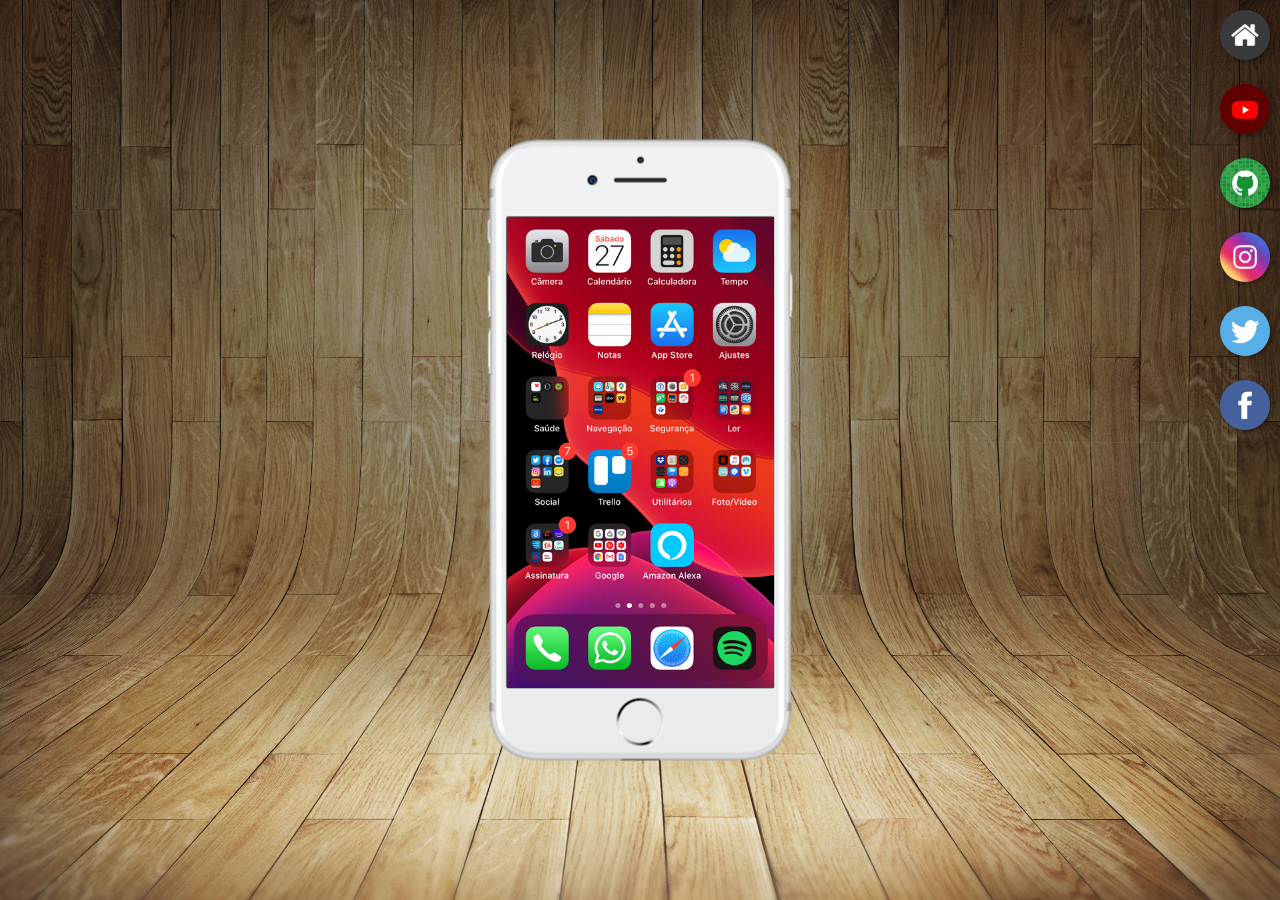
<file: index.html>
<!DOCTYPE html>
<html lang="pt-br">
<head>
    <meta charset="UTF-8">
    <meta name="viewport" content="width=device-width, initial-scale=1.0">
    <link rel="shortcut icon" href="favicon.ico" type="image/x-icon">
    <link rel="stylesheet" href="estilos/style.css">
    <title>Projetos Redes Sociais</title>
</head>
<body>
    <main>
        <section id="telefone">
            <iframe src="home.html" name="tela" id="tela" frameborder="0">
                Seu navegador nao e compativel com isso.
            </iframe>
        </section>

        <section id="redes-sociais">
            <a href="home.html" target="tela"><img src="imagens/logo-home.jpg" alt="Home"></a><br>
            <a href="youtube.html" target="tela"><img src="imagens/logo-youtube.jpg" alt="Youtube"></a><br>
            <a href="github.html" target="tela"><img src="imagens/logo-github.jpg" alt="GitHub"></a><br>
            <a href="instagram.html" target="tela"><img src="imagens/logo-instagram.jpg" alt="Instagram"></a><br>
            <a href="twitter.html" target="tela"><img src="imagens/logo-twitter.jpg" alt="Twitter"></a><br>
            <a href="facebook.html" target="tela"><img src="imagens/logo-facebook.jpg" alt="Facebook"></a><br>
        </section>
    </main>
</body>
</html>
</file>
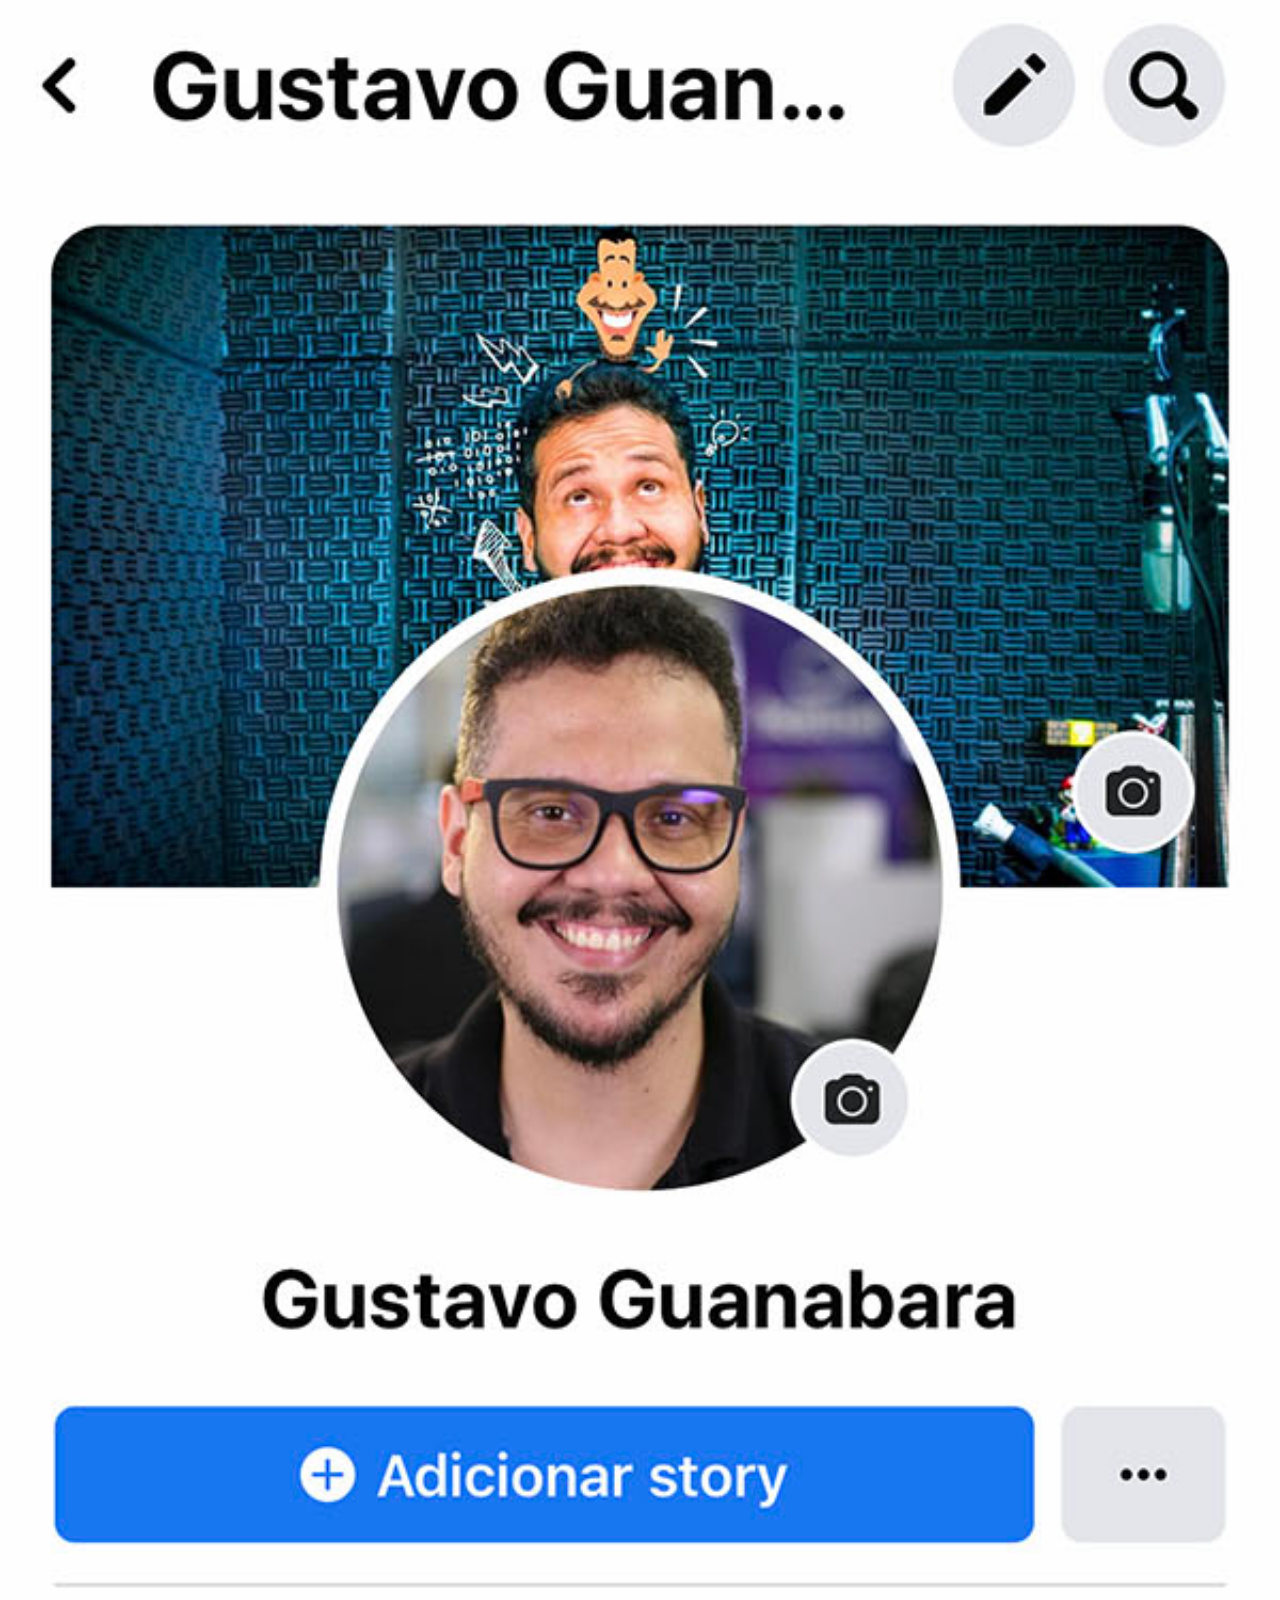
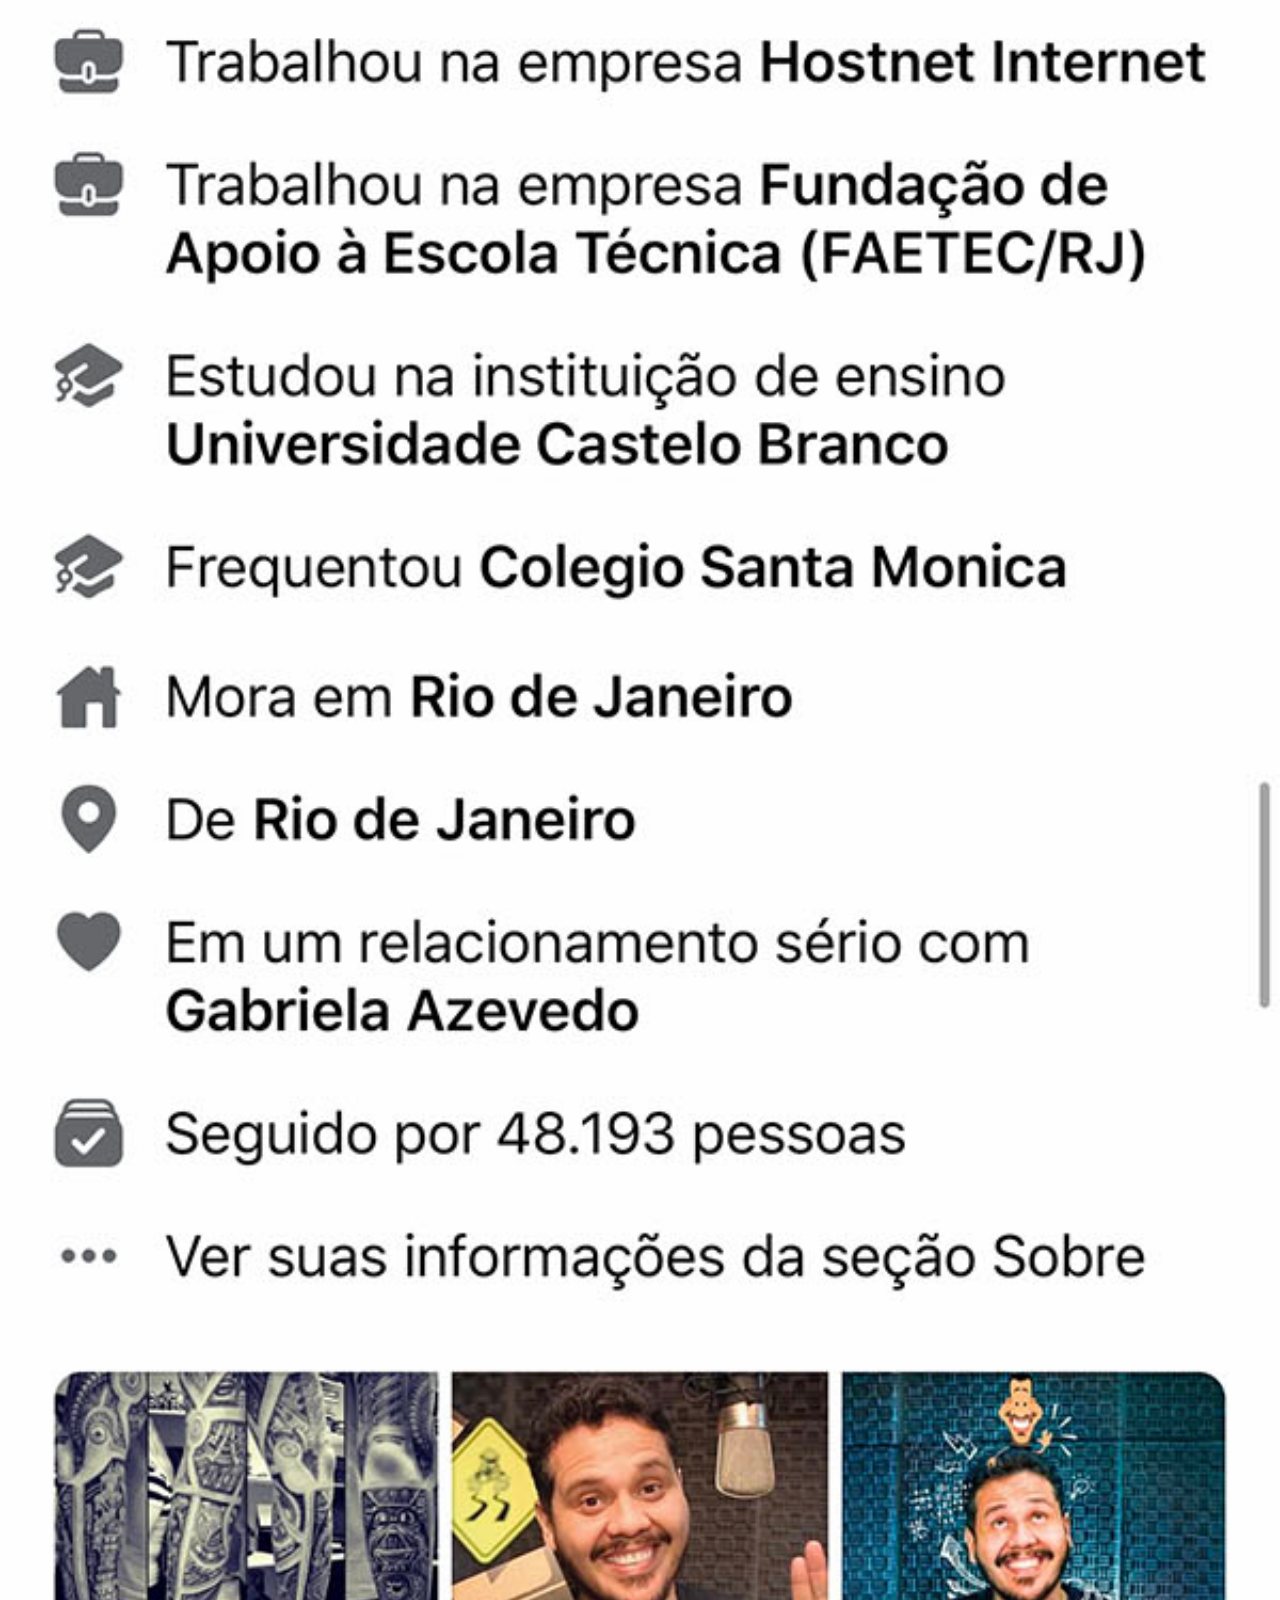
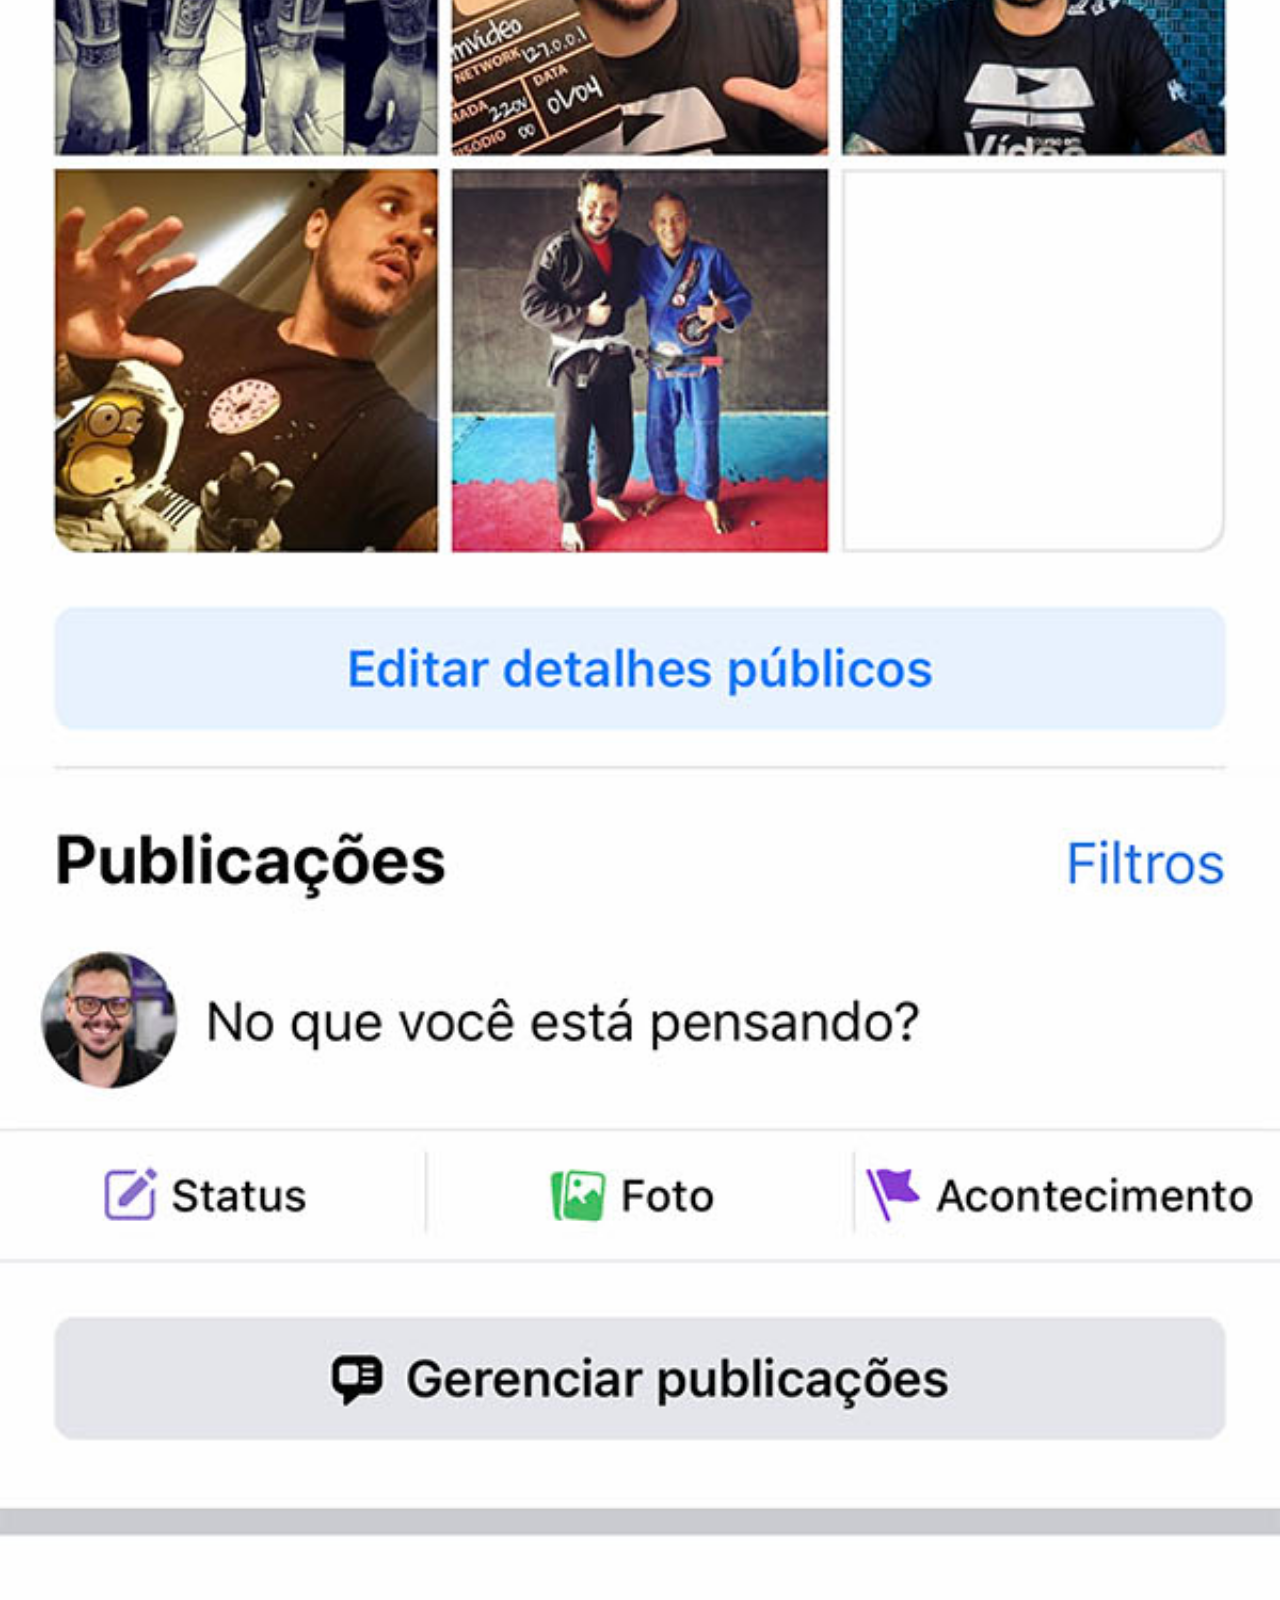
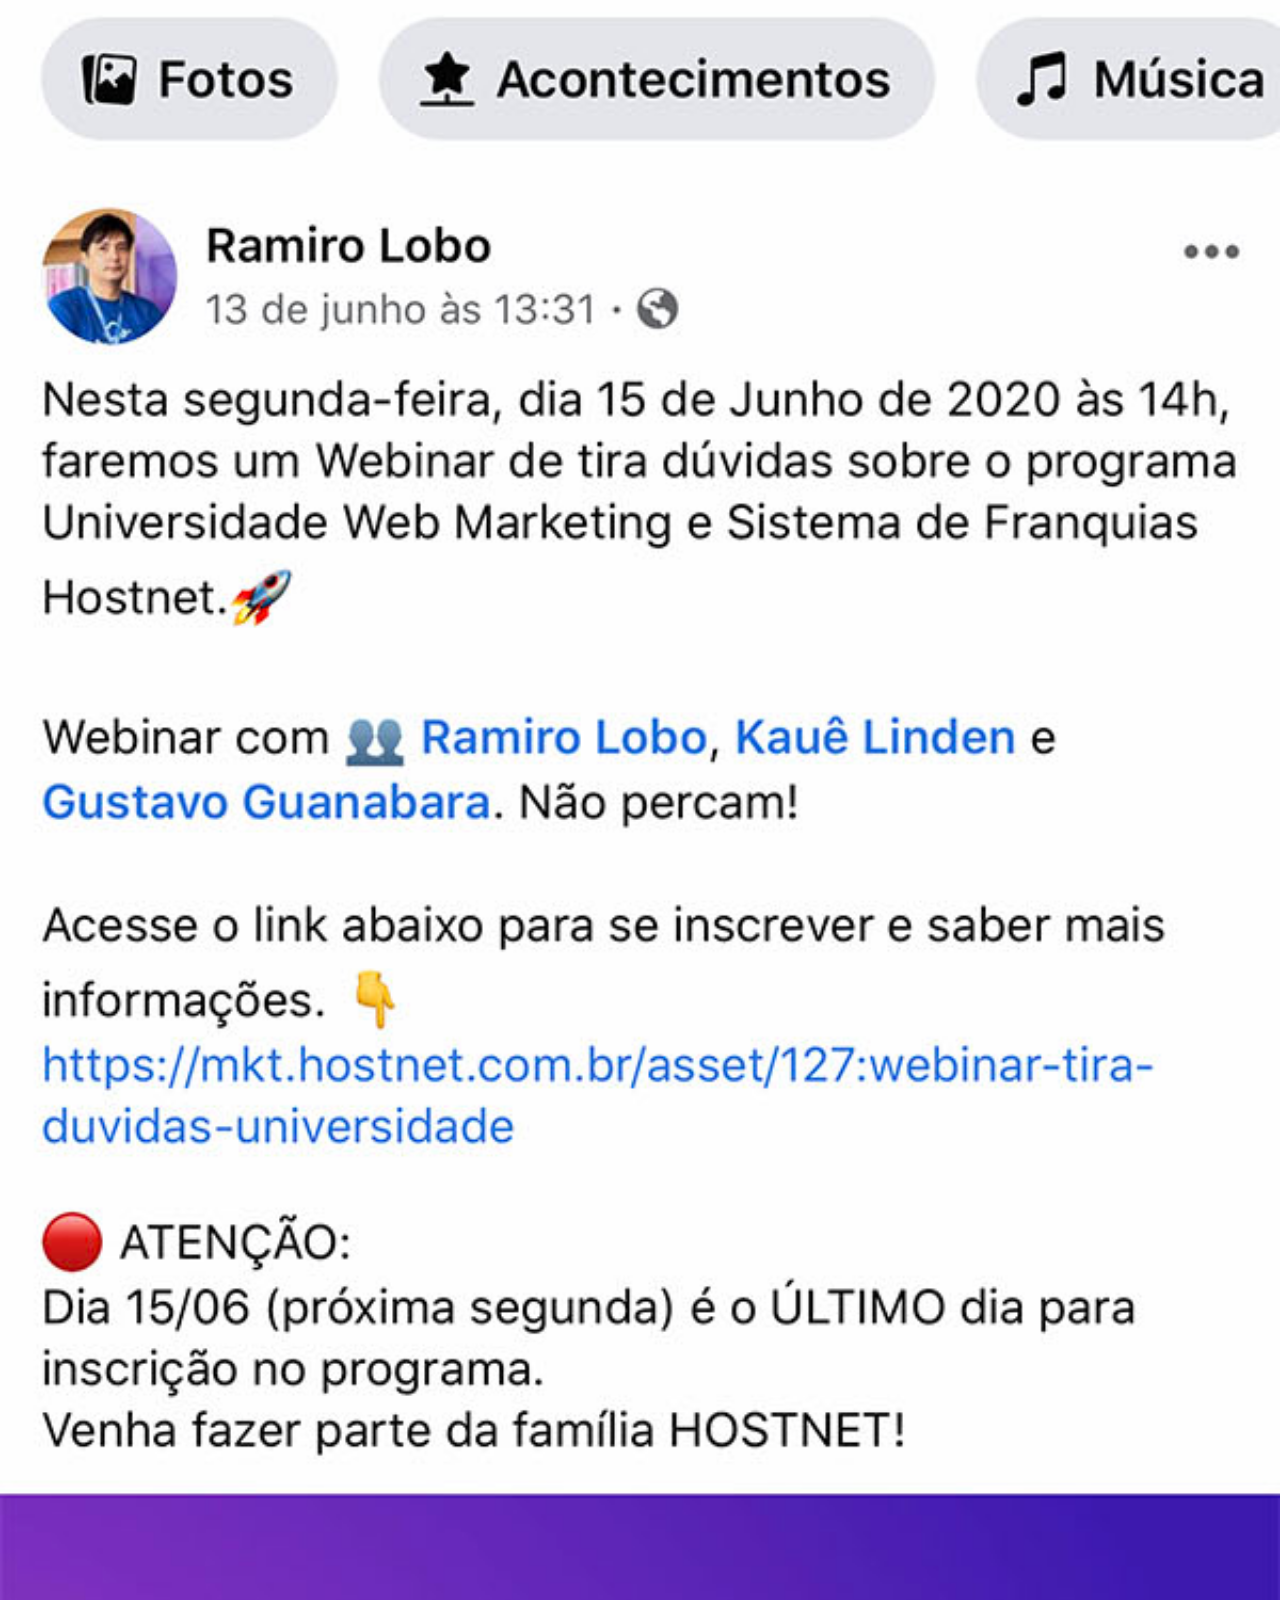
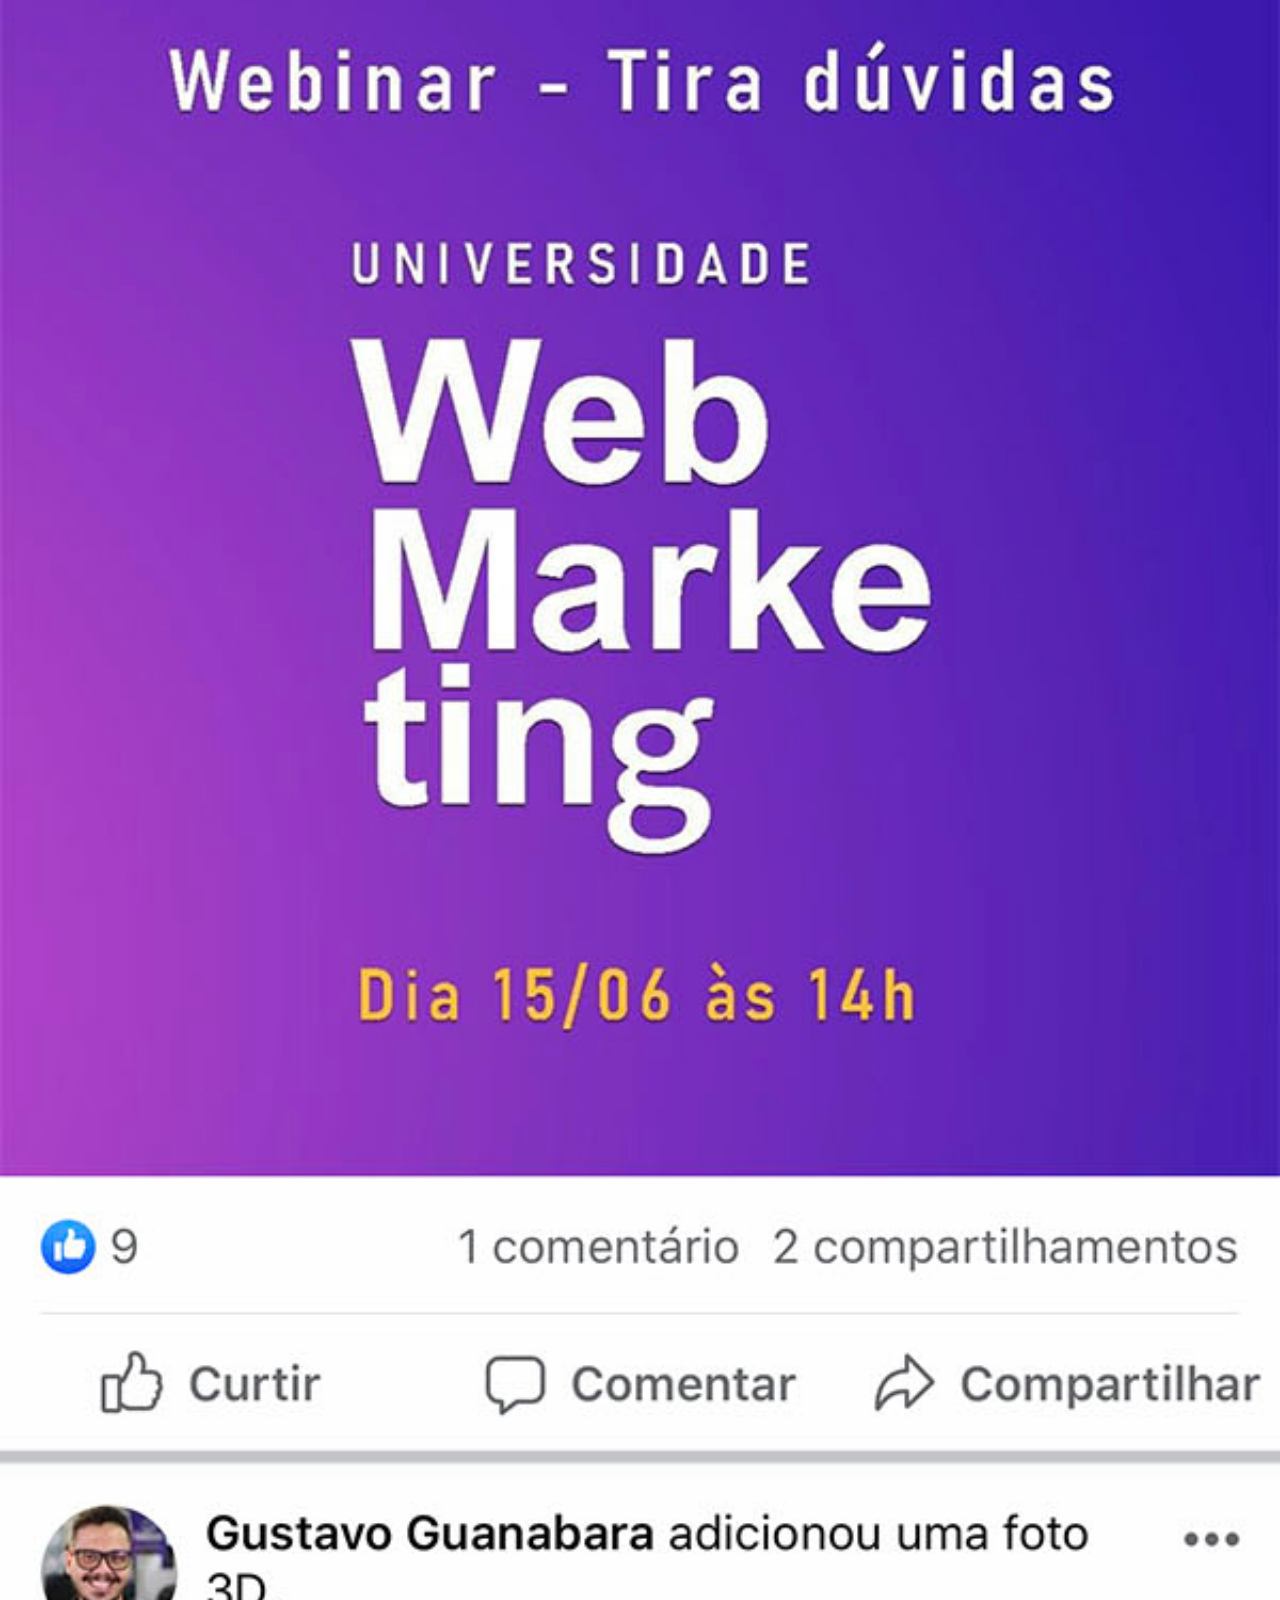
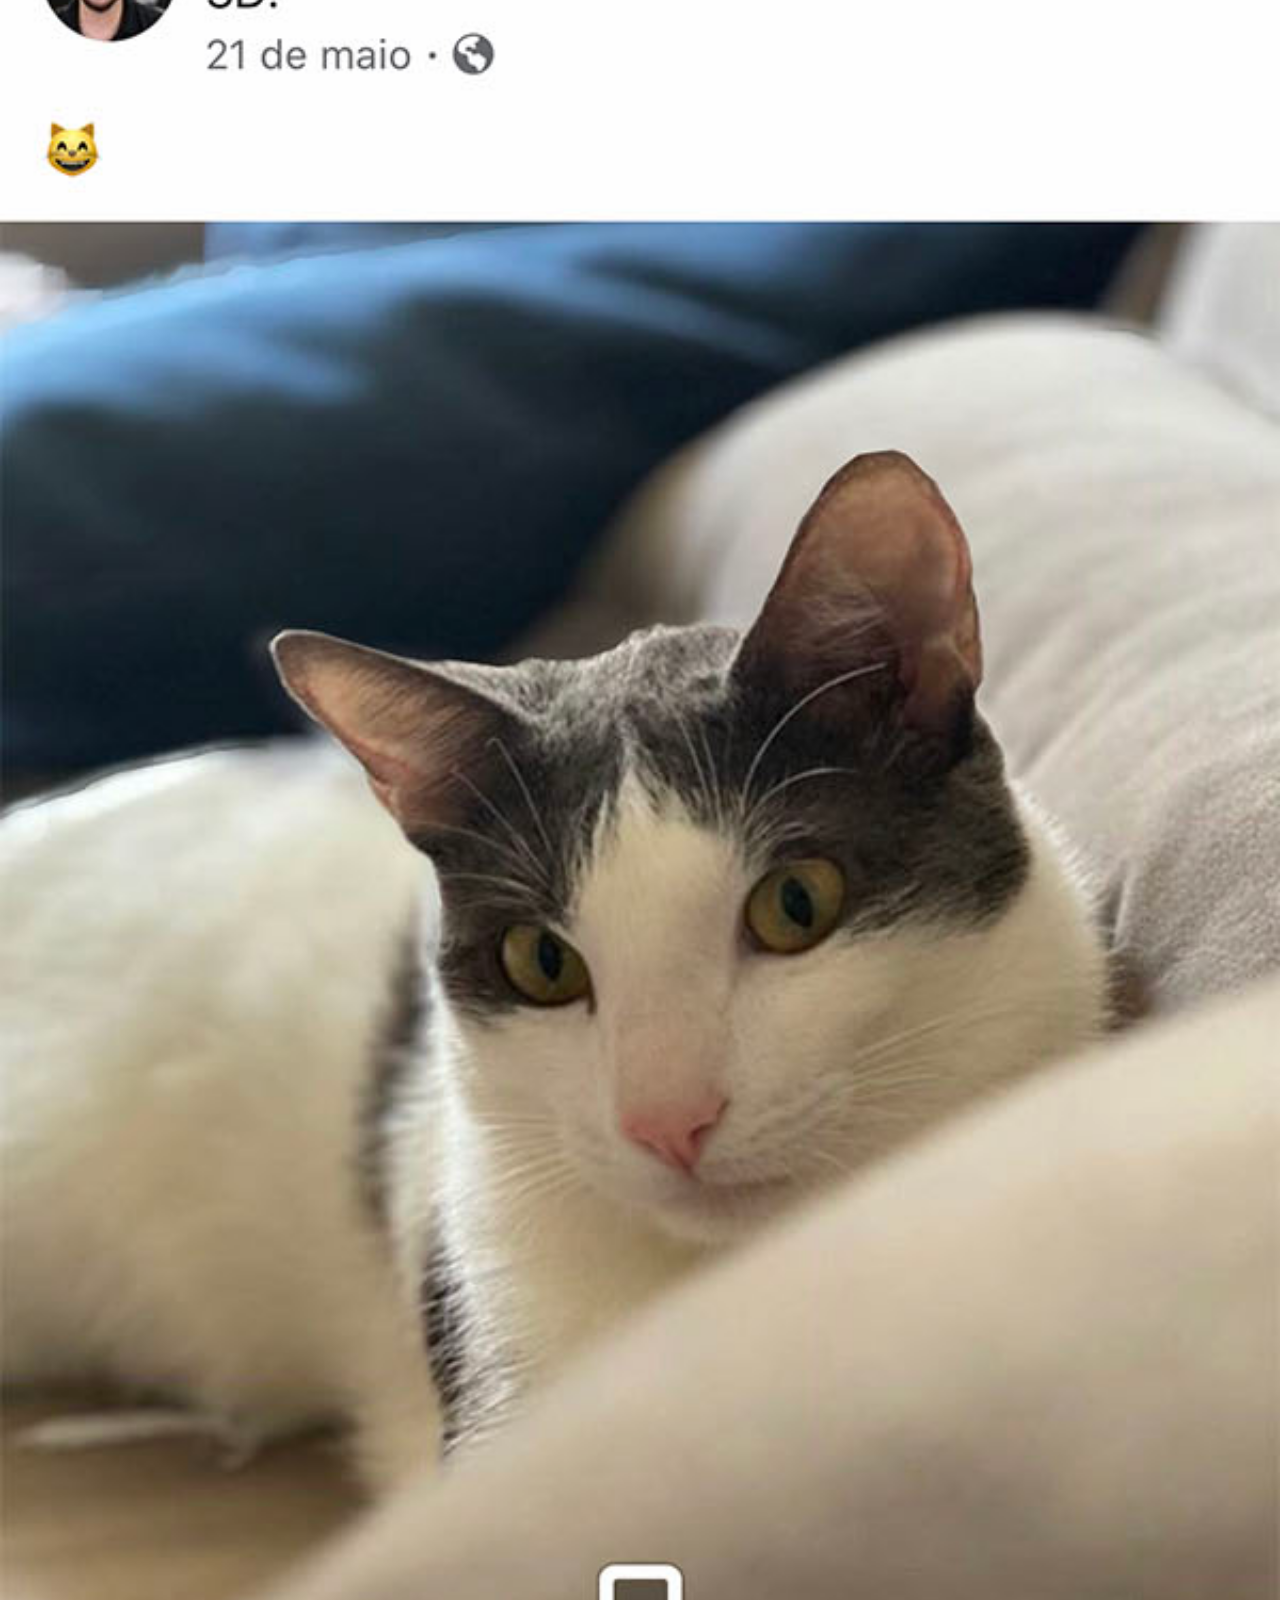
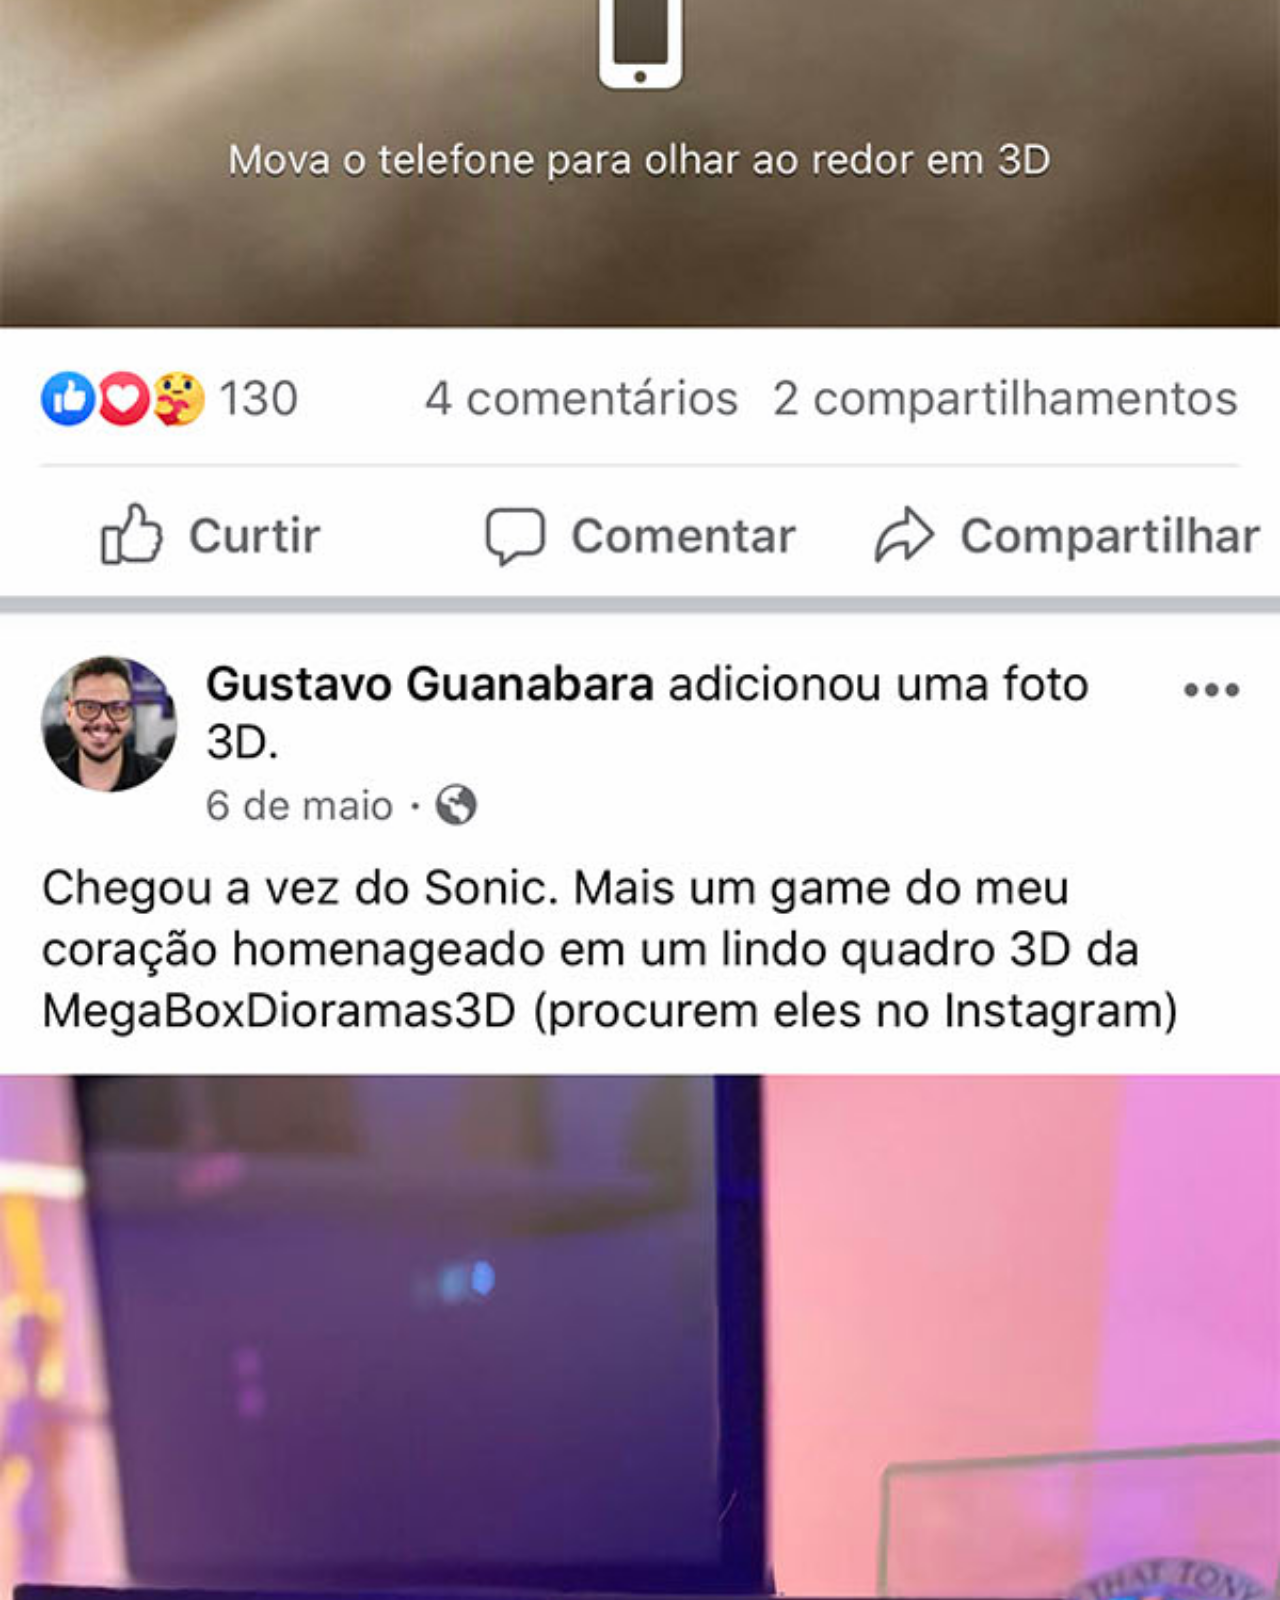
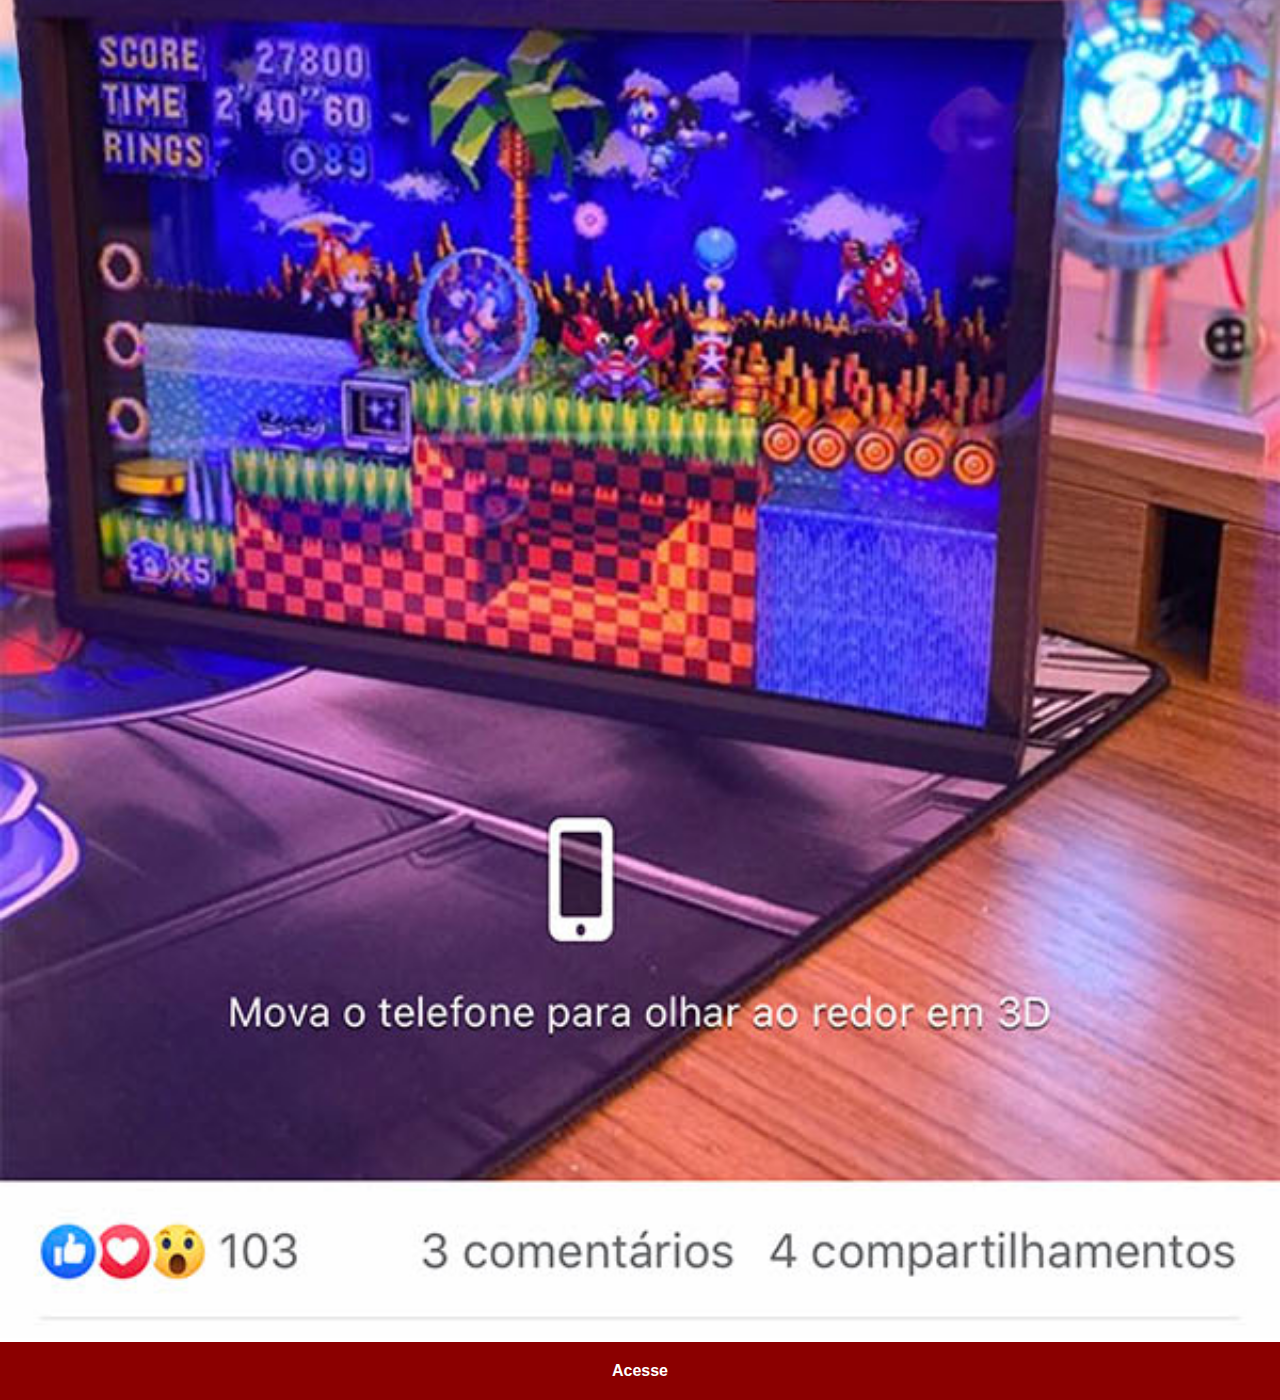
<file: facebook.html>
<!DOCTYPE html>
<html lang="pt-br">
<head>
    <meta charset="UTF-8">
    <meta name="viewport" content="width=device-width, initial-scale=1.0">
    <title>Facebook</title>
    <link rel="stylesheet" href="estilos/social.css">
</head>
<body>
    <img src="imagens/tela-facebook.jpg" alt="Facebook">
    <a href="https://www.facebook.com/alessandro.hagy/" target="_blank">Acesse</a>
</body>
</html>
</file>
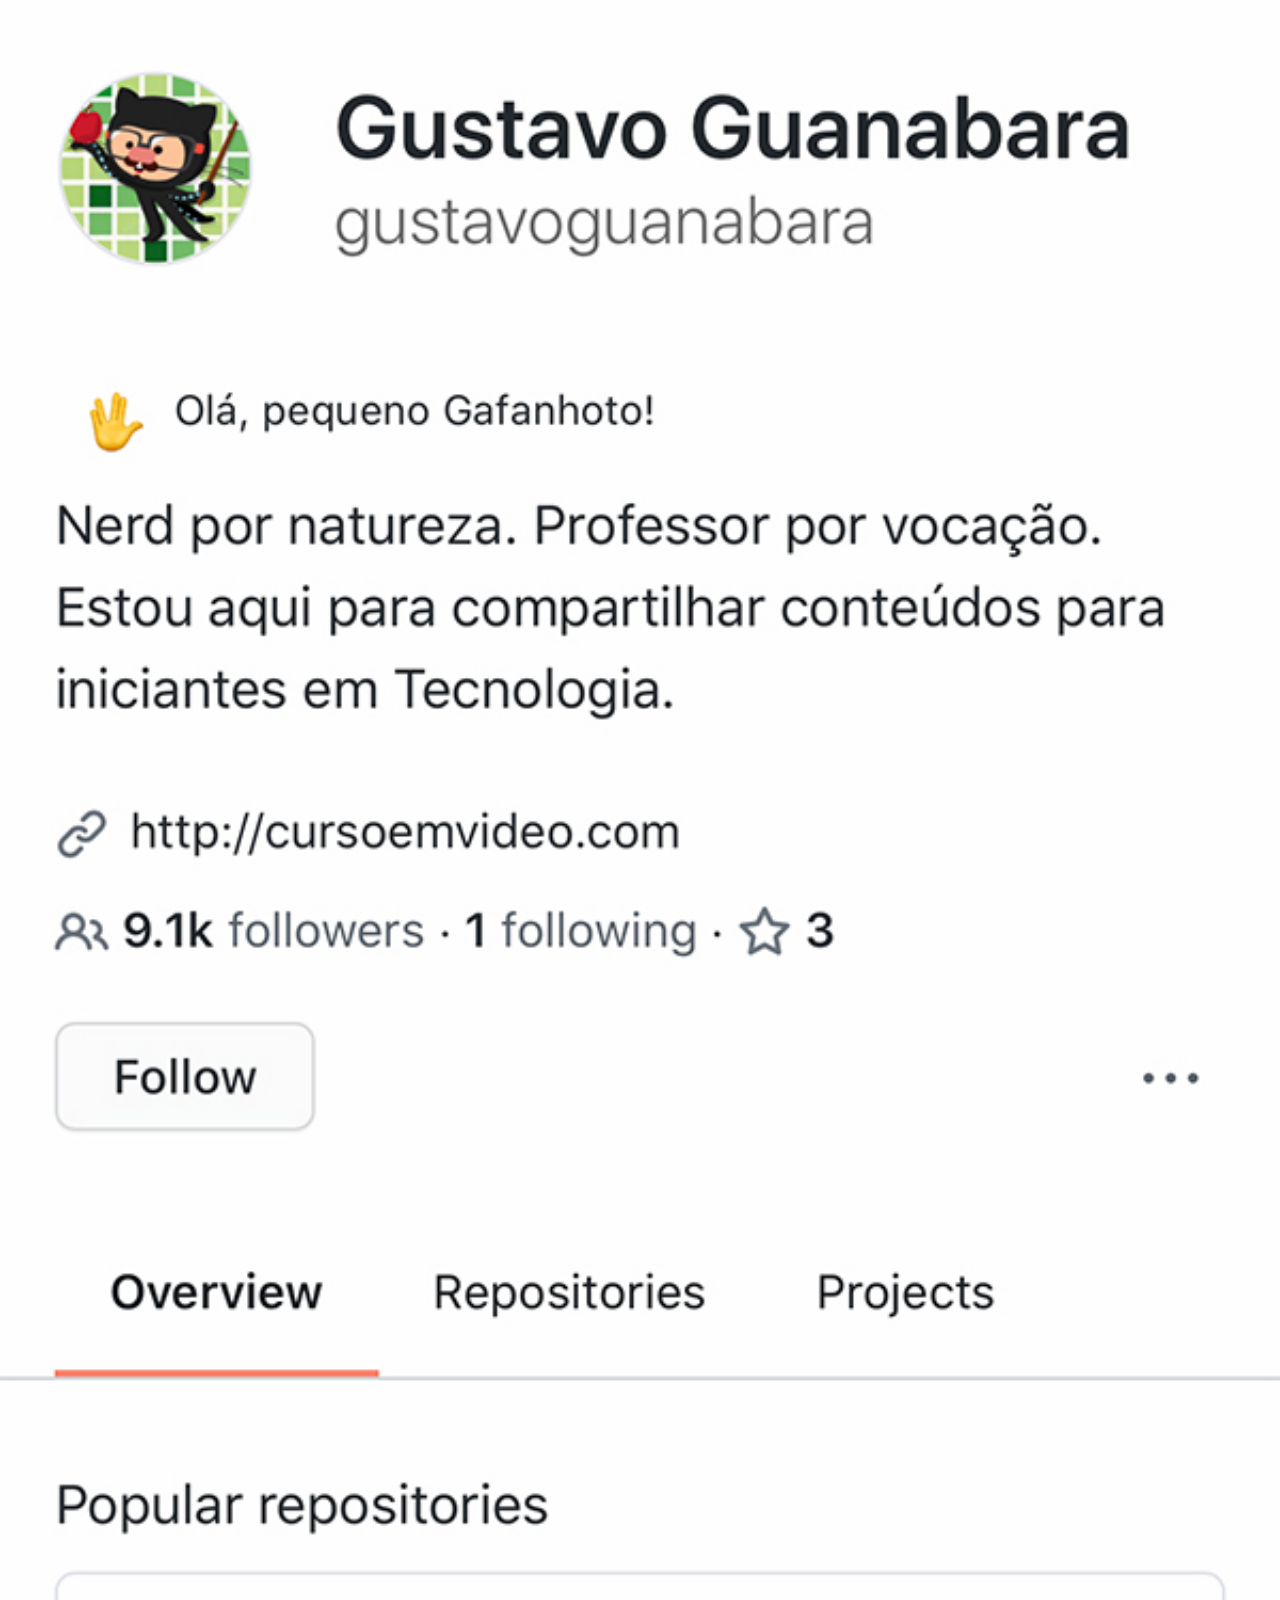
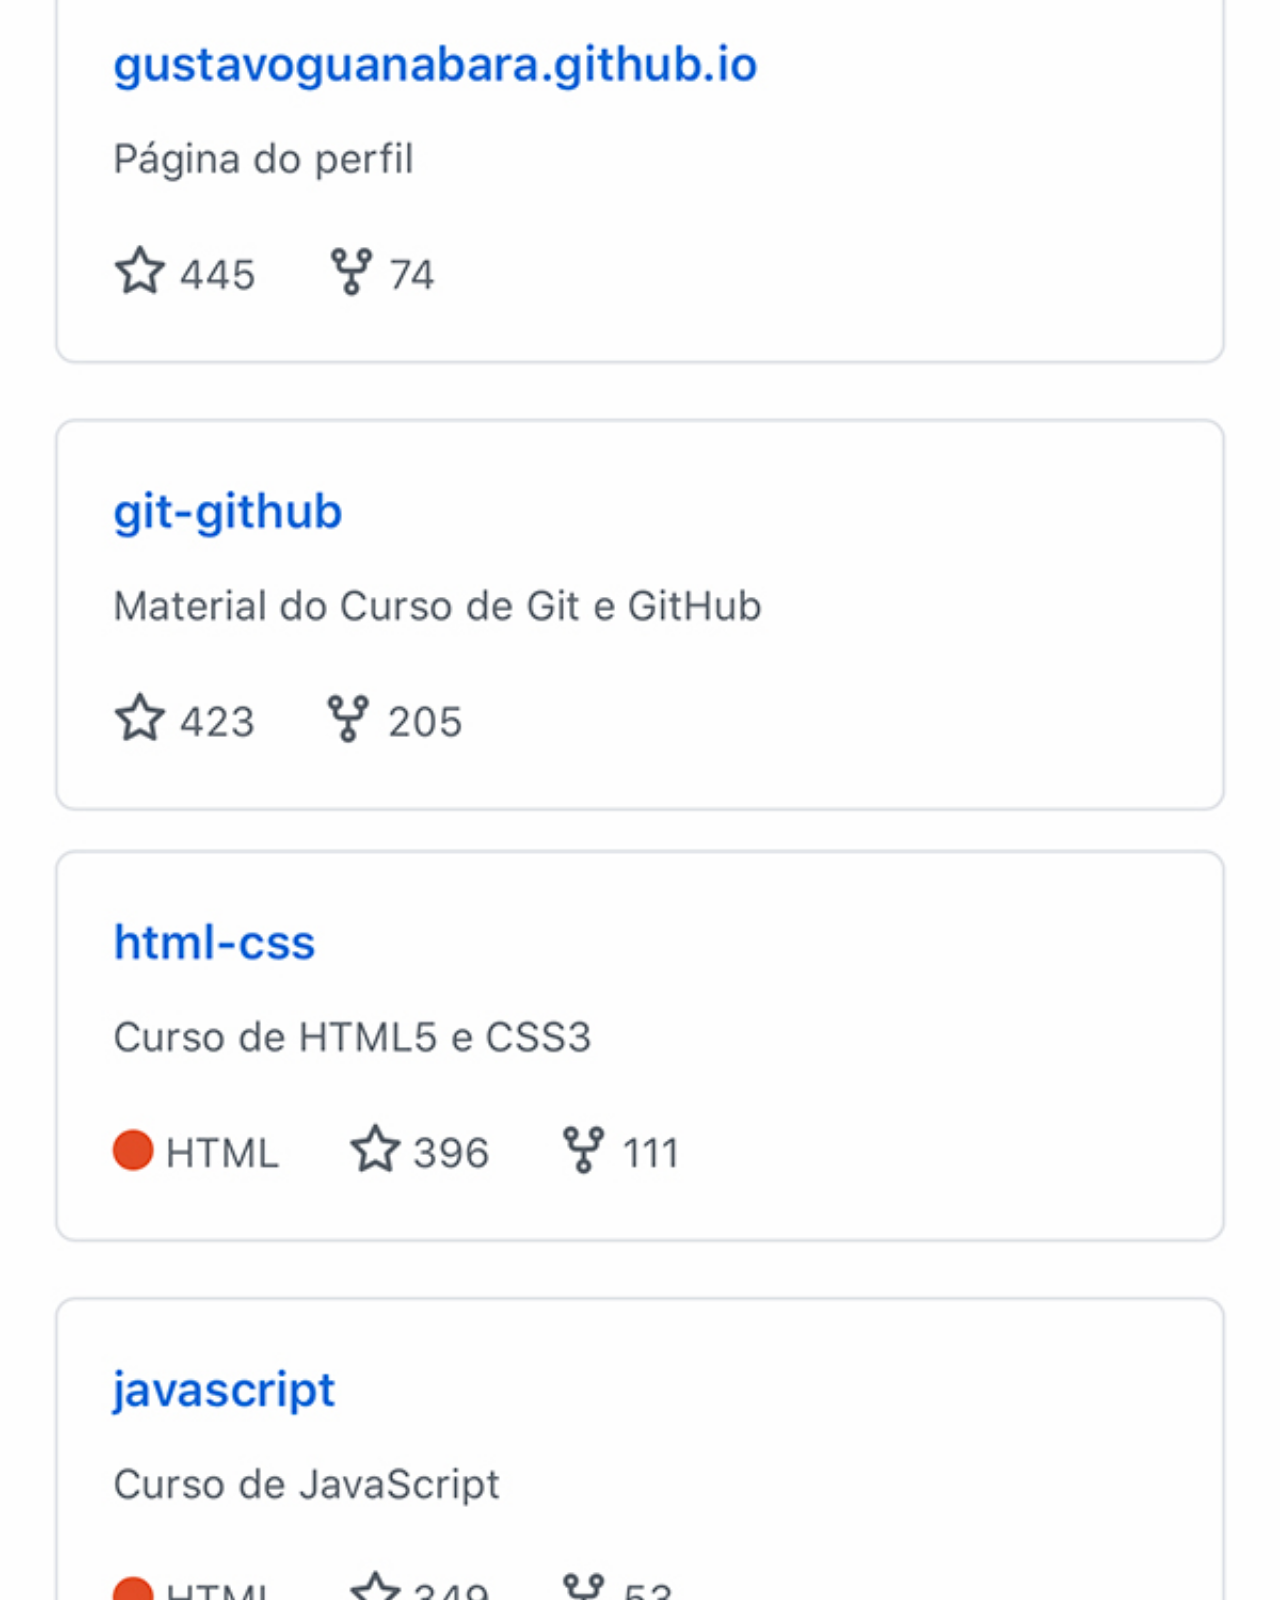
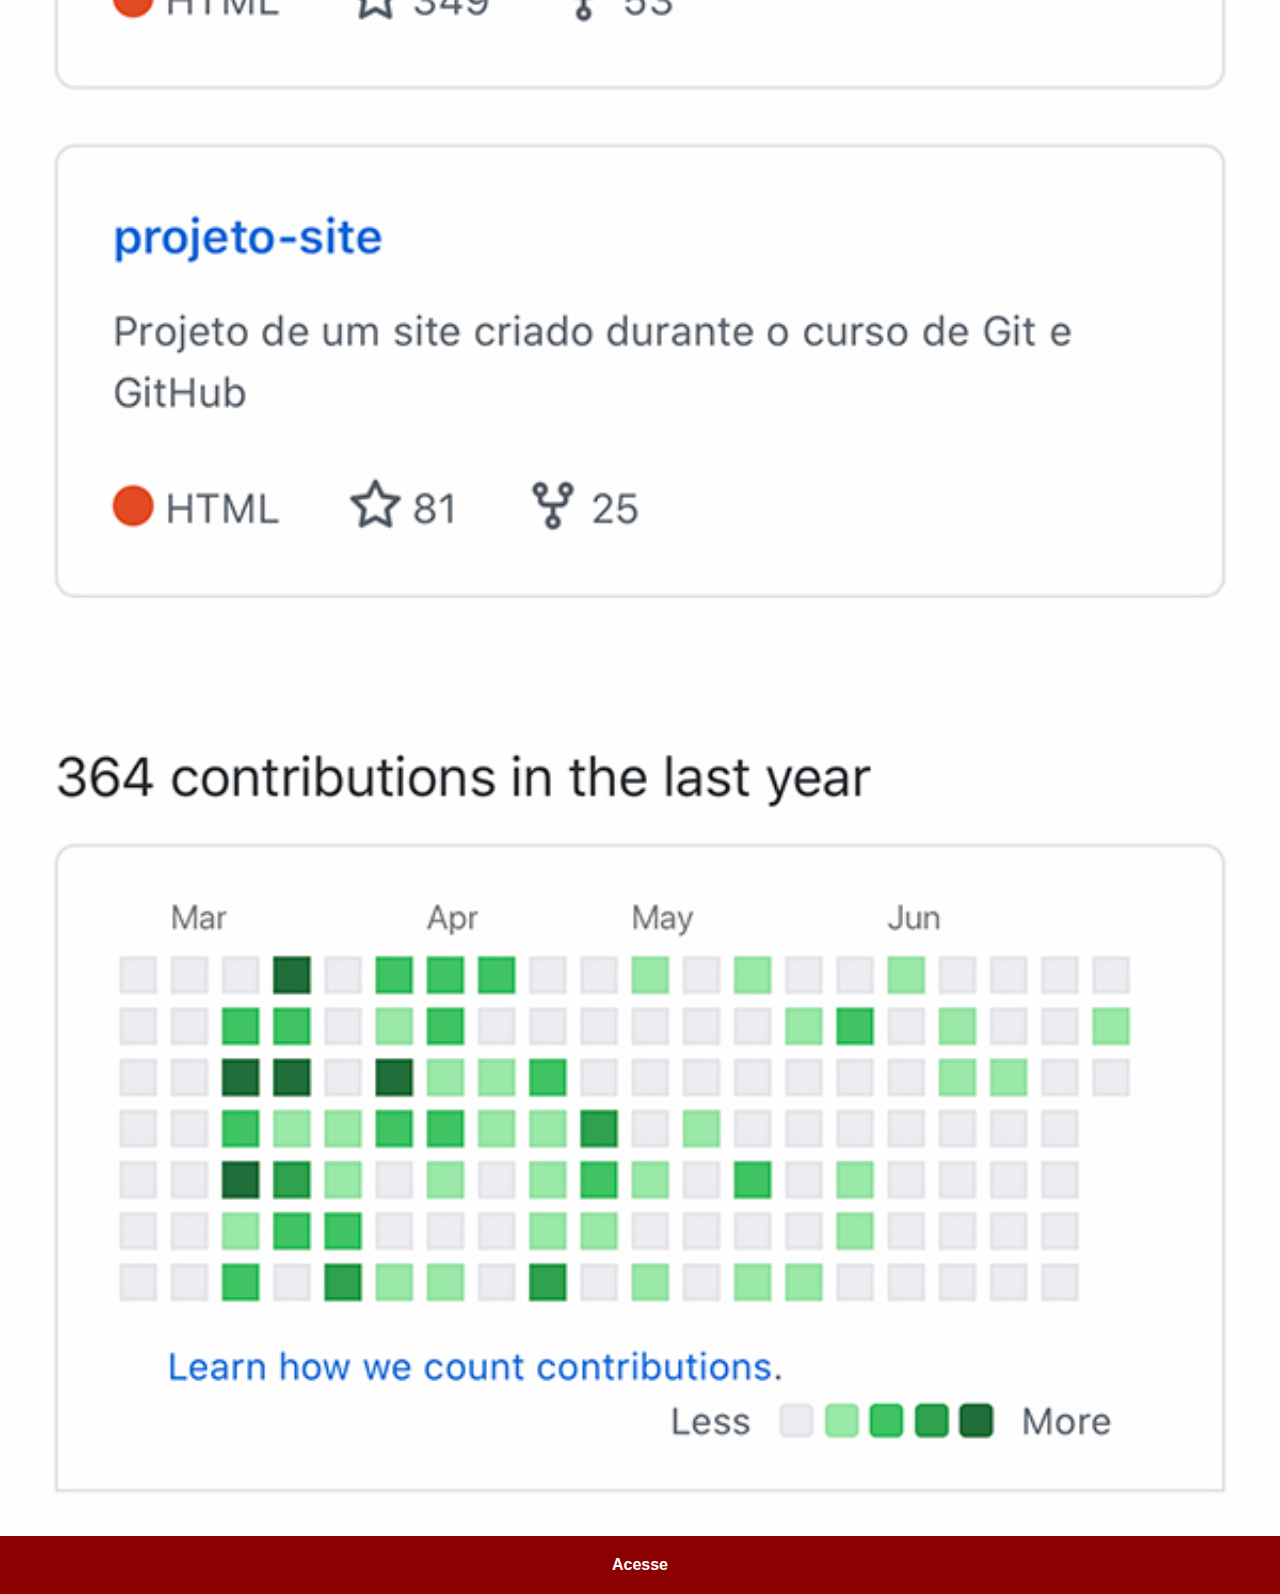
<file: github.html>
<!DOCTYPE html>
<html lang="pt-br">
<head>
    <meta charset="UTF-8">
    <meta name="viewport" content="width=device-width, initial-scale=1.0">
    <title>GitHub</title>
    <link rel="stylesheet" href="estilos/social.css">
</head>
<body>
    <img src="imagens/tela-github.jpg" alt="GitHub">
    <a href="https://github.com/alehagy/" target="_blank">Acesse</a>
</body>
</html>
</file>
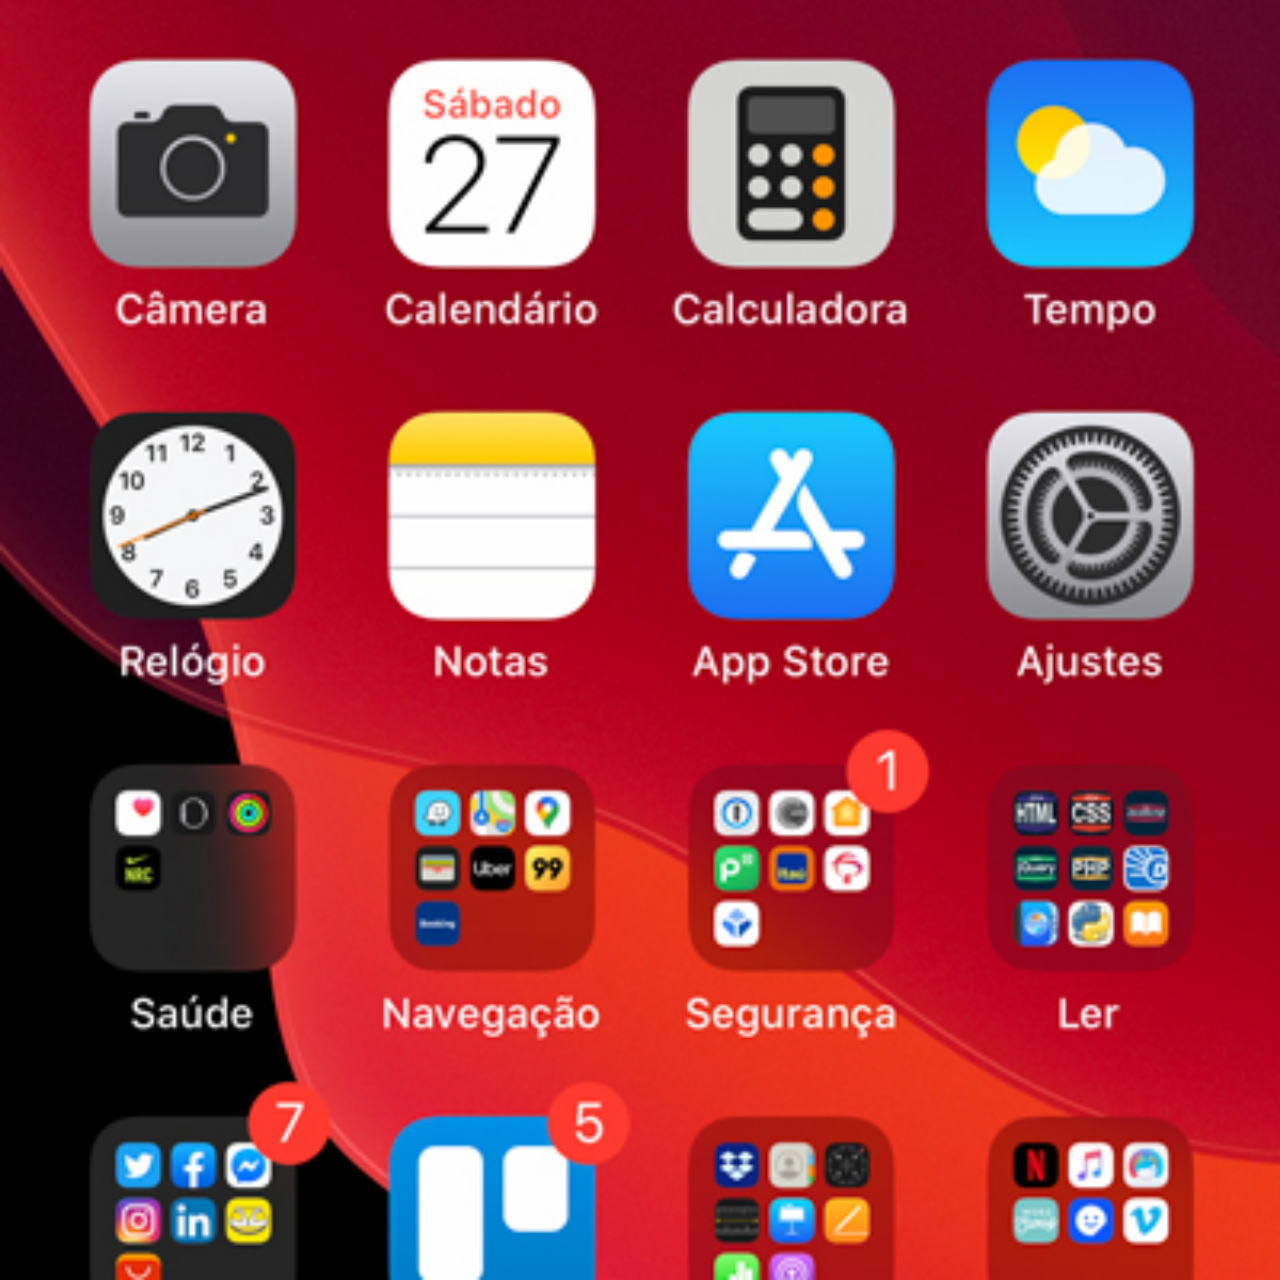
<file: home.html>
<!DOCTYPE html>
<html lang="pt-br">
<head>
    <meta charset="UTF-8">
    <meta name="viewport" content="width=device-width, initial-scale=1.0">
    <title>Home</title>
</head>
<style>
    *{
        margin: 0px;
        padding: 0px;
    }
    body {
        width: 100vh;
        height: 100vw;
        background: black url('imagens/tela-home.jpg') no-repeat top center;
        background-size: cover;
    }
</style>
<body>
    
</body>
</html>
</file>
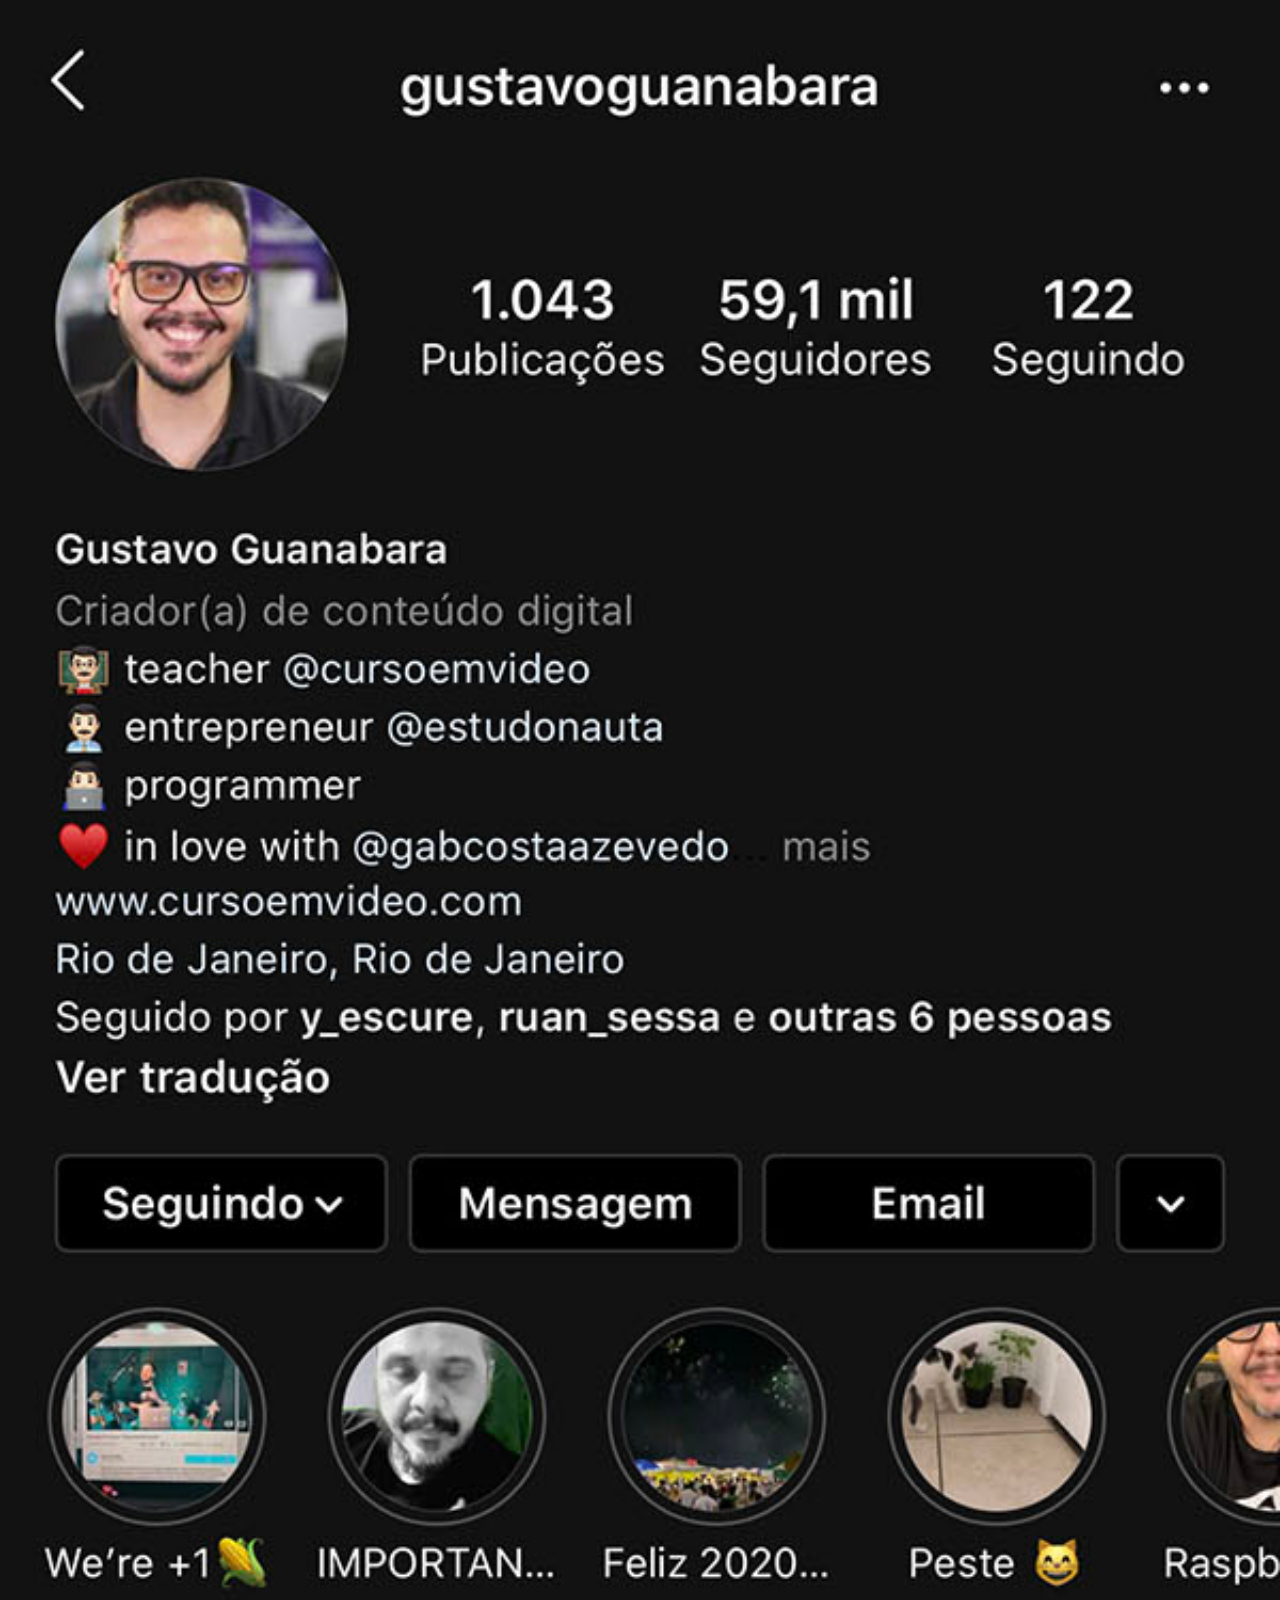
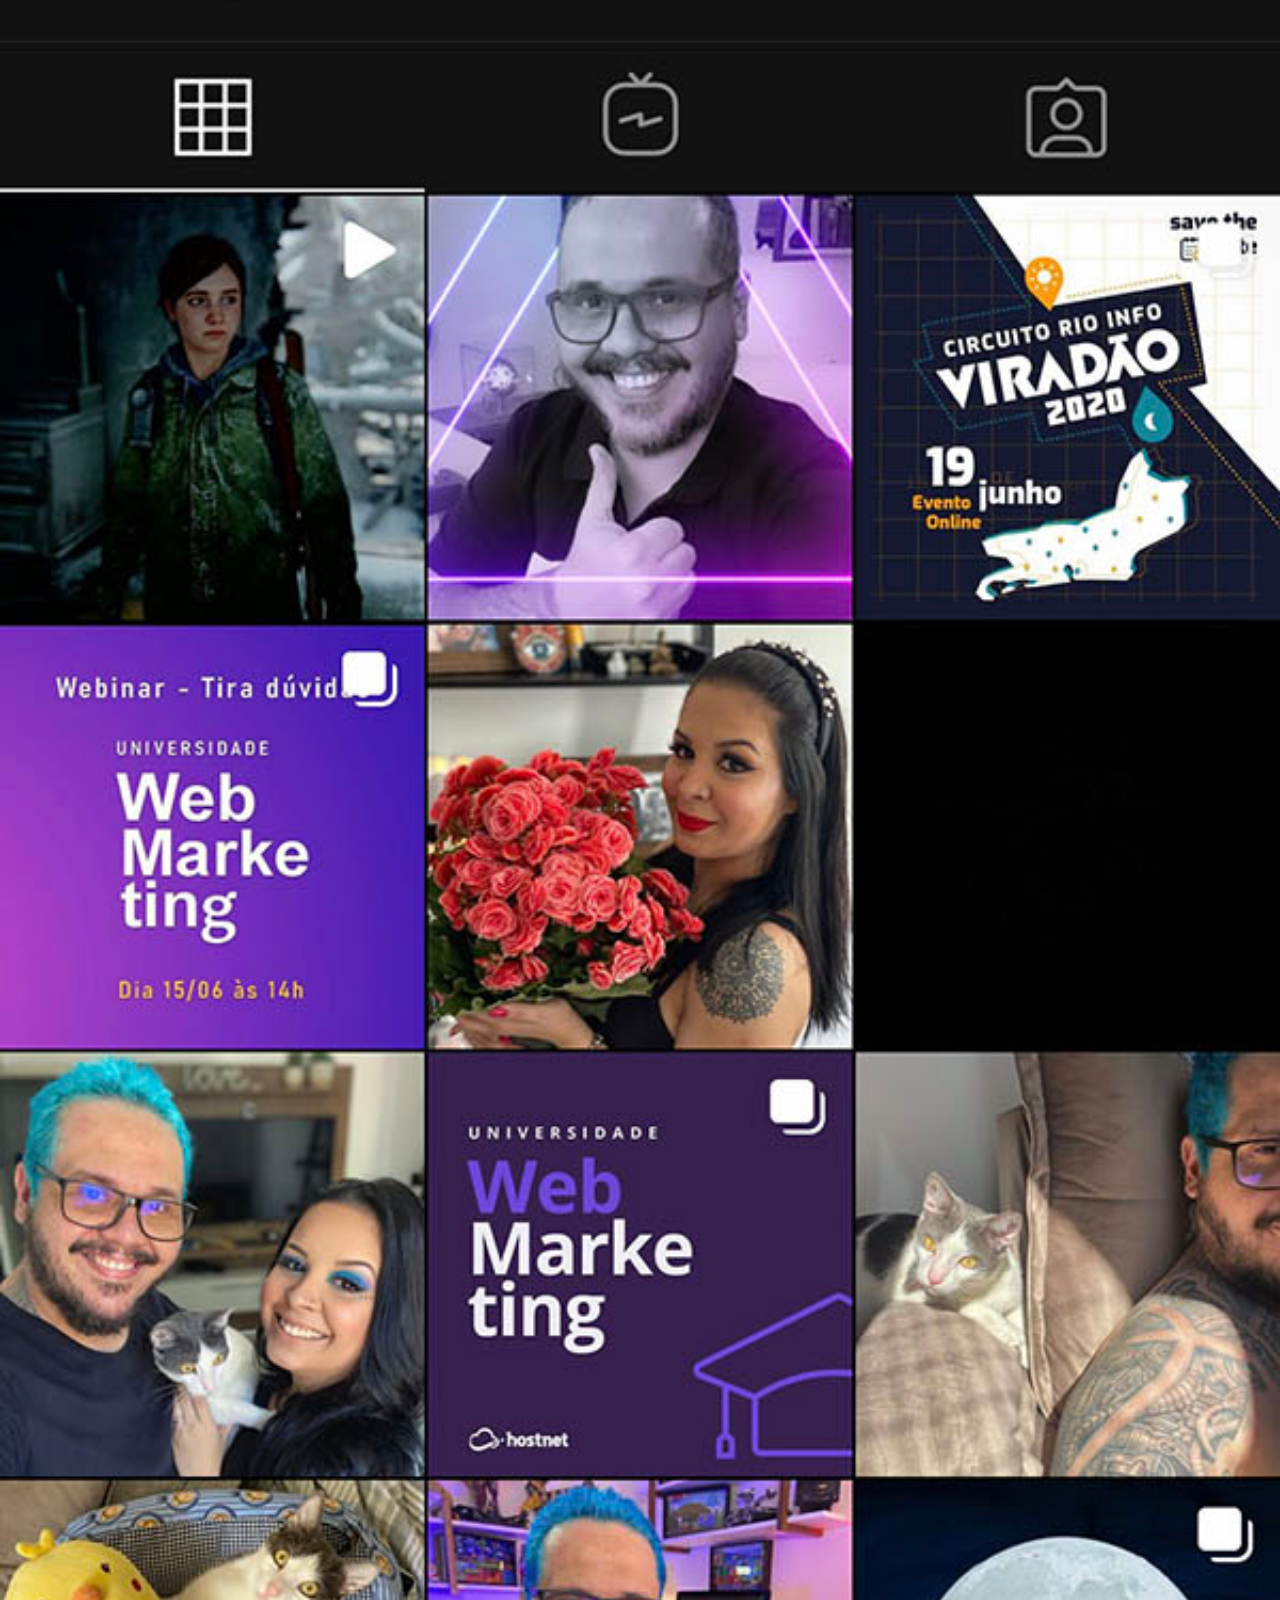
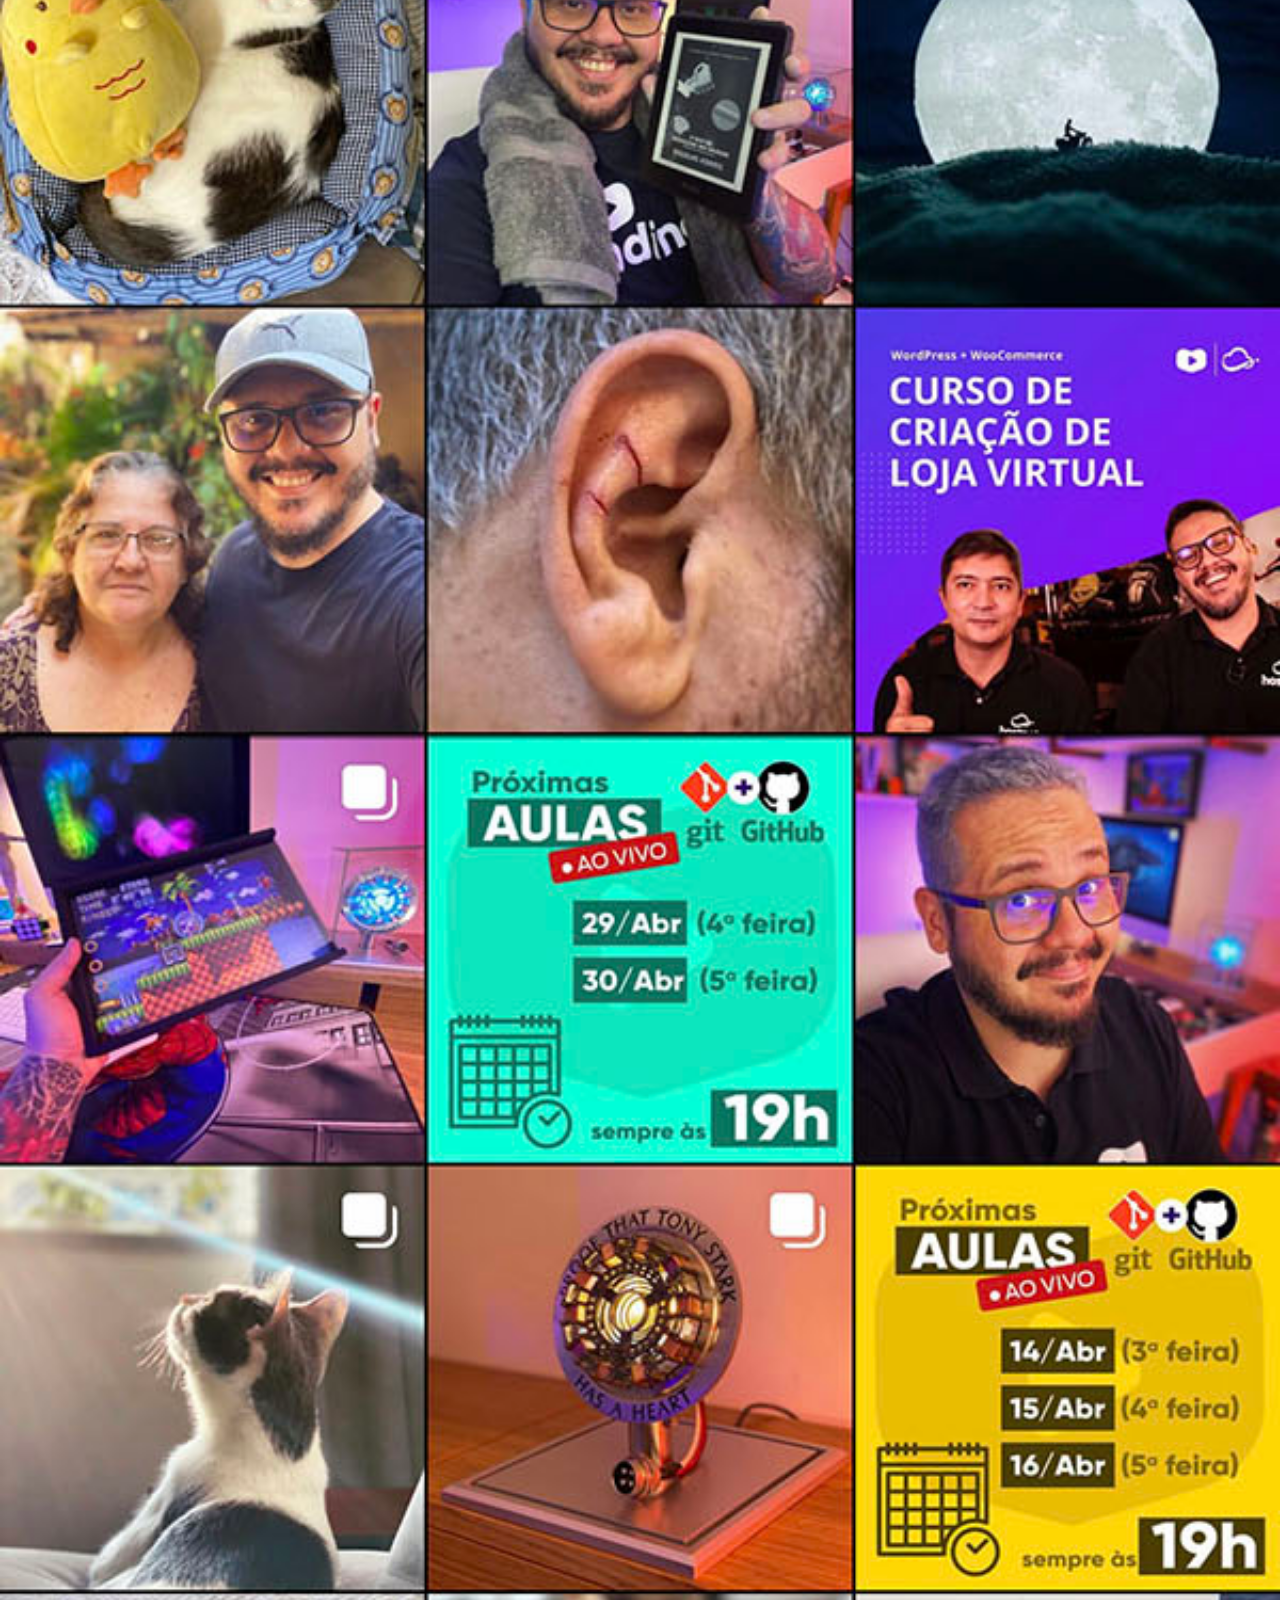
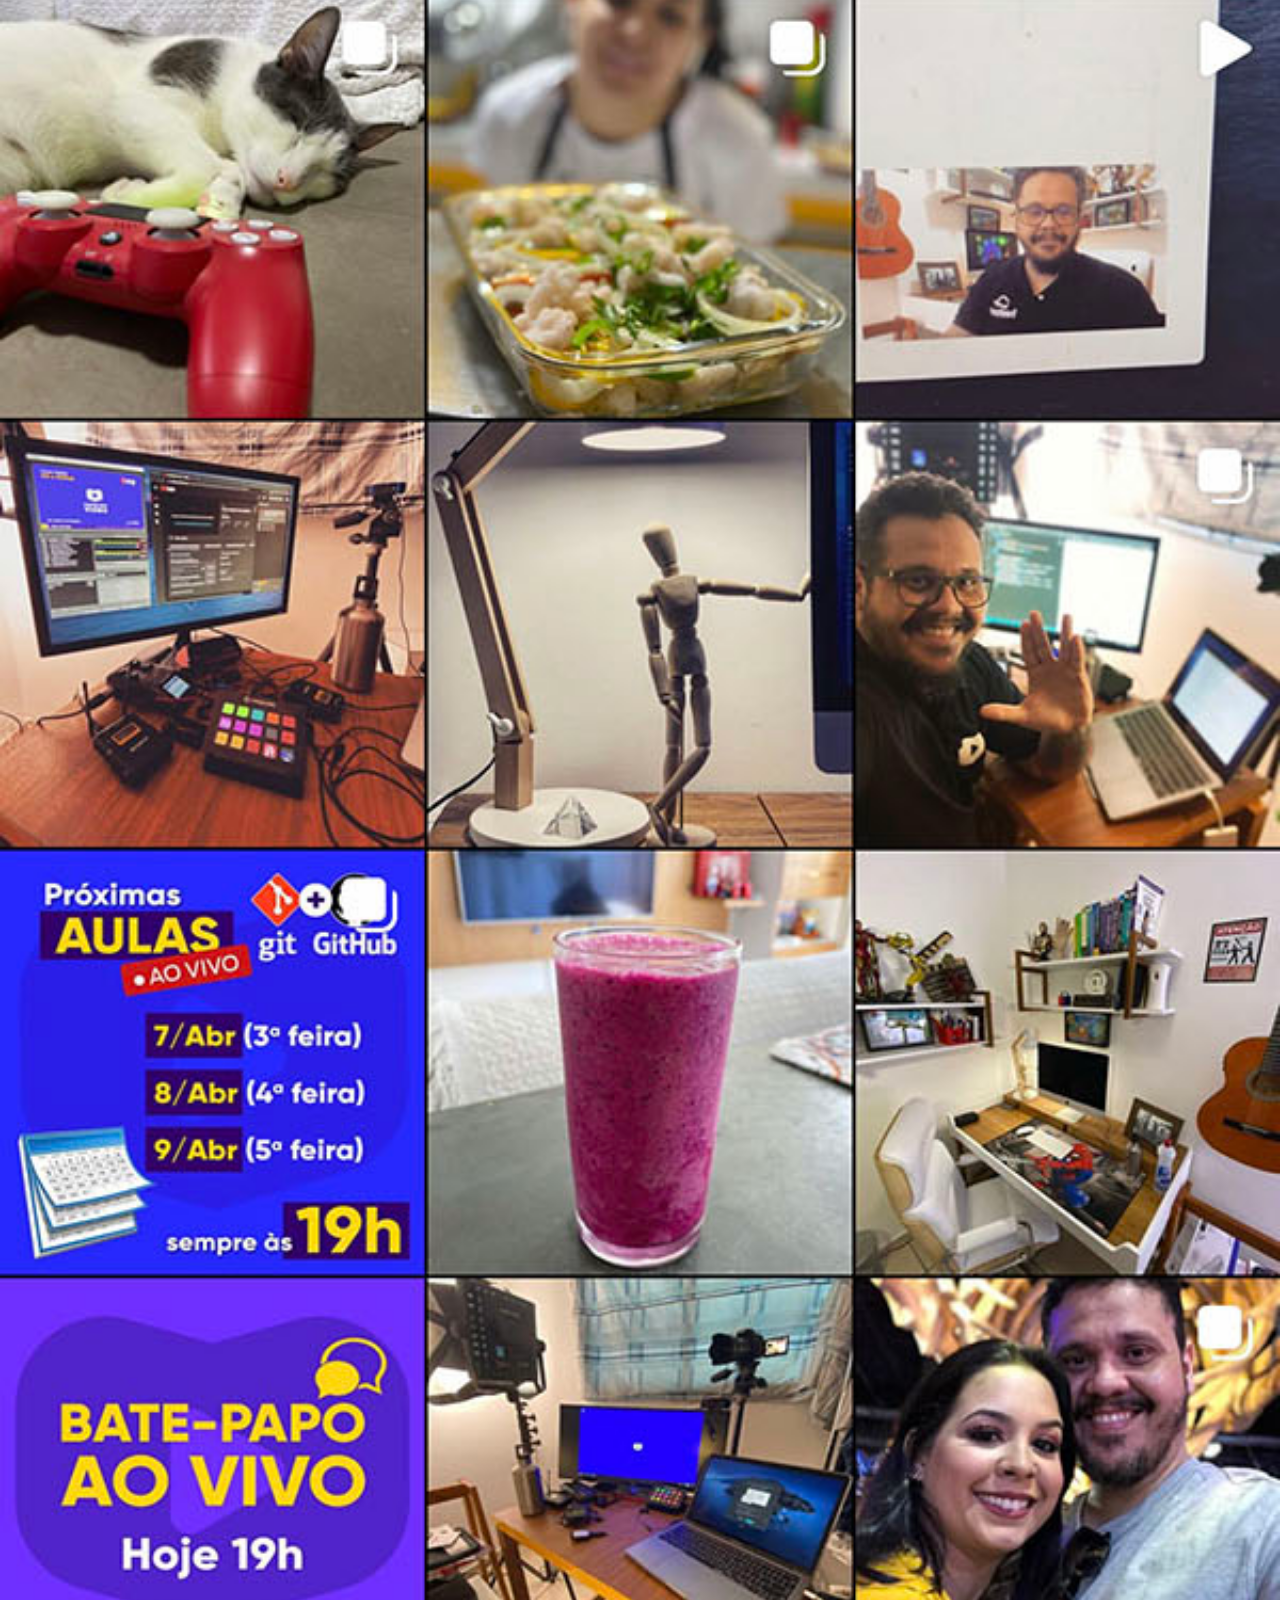
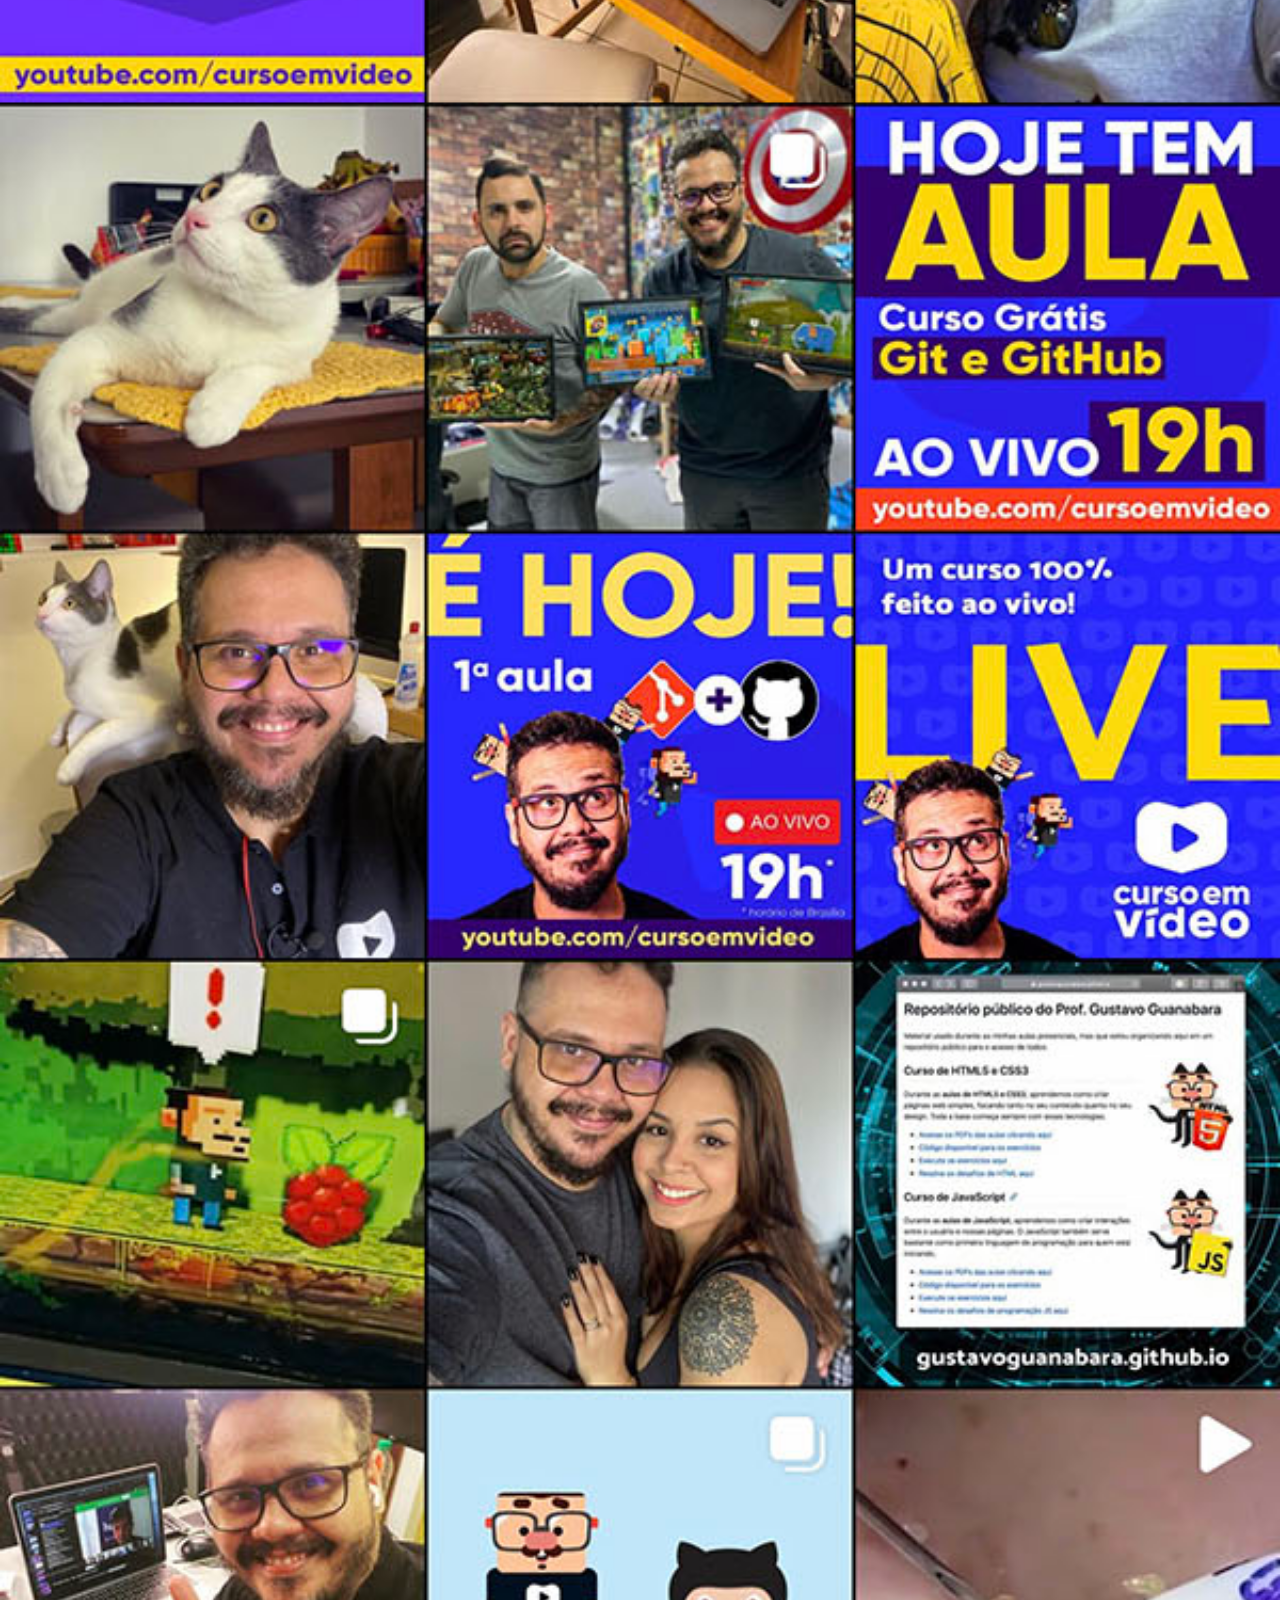
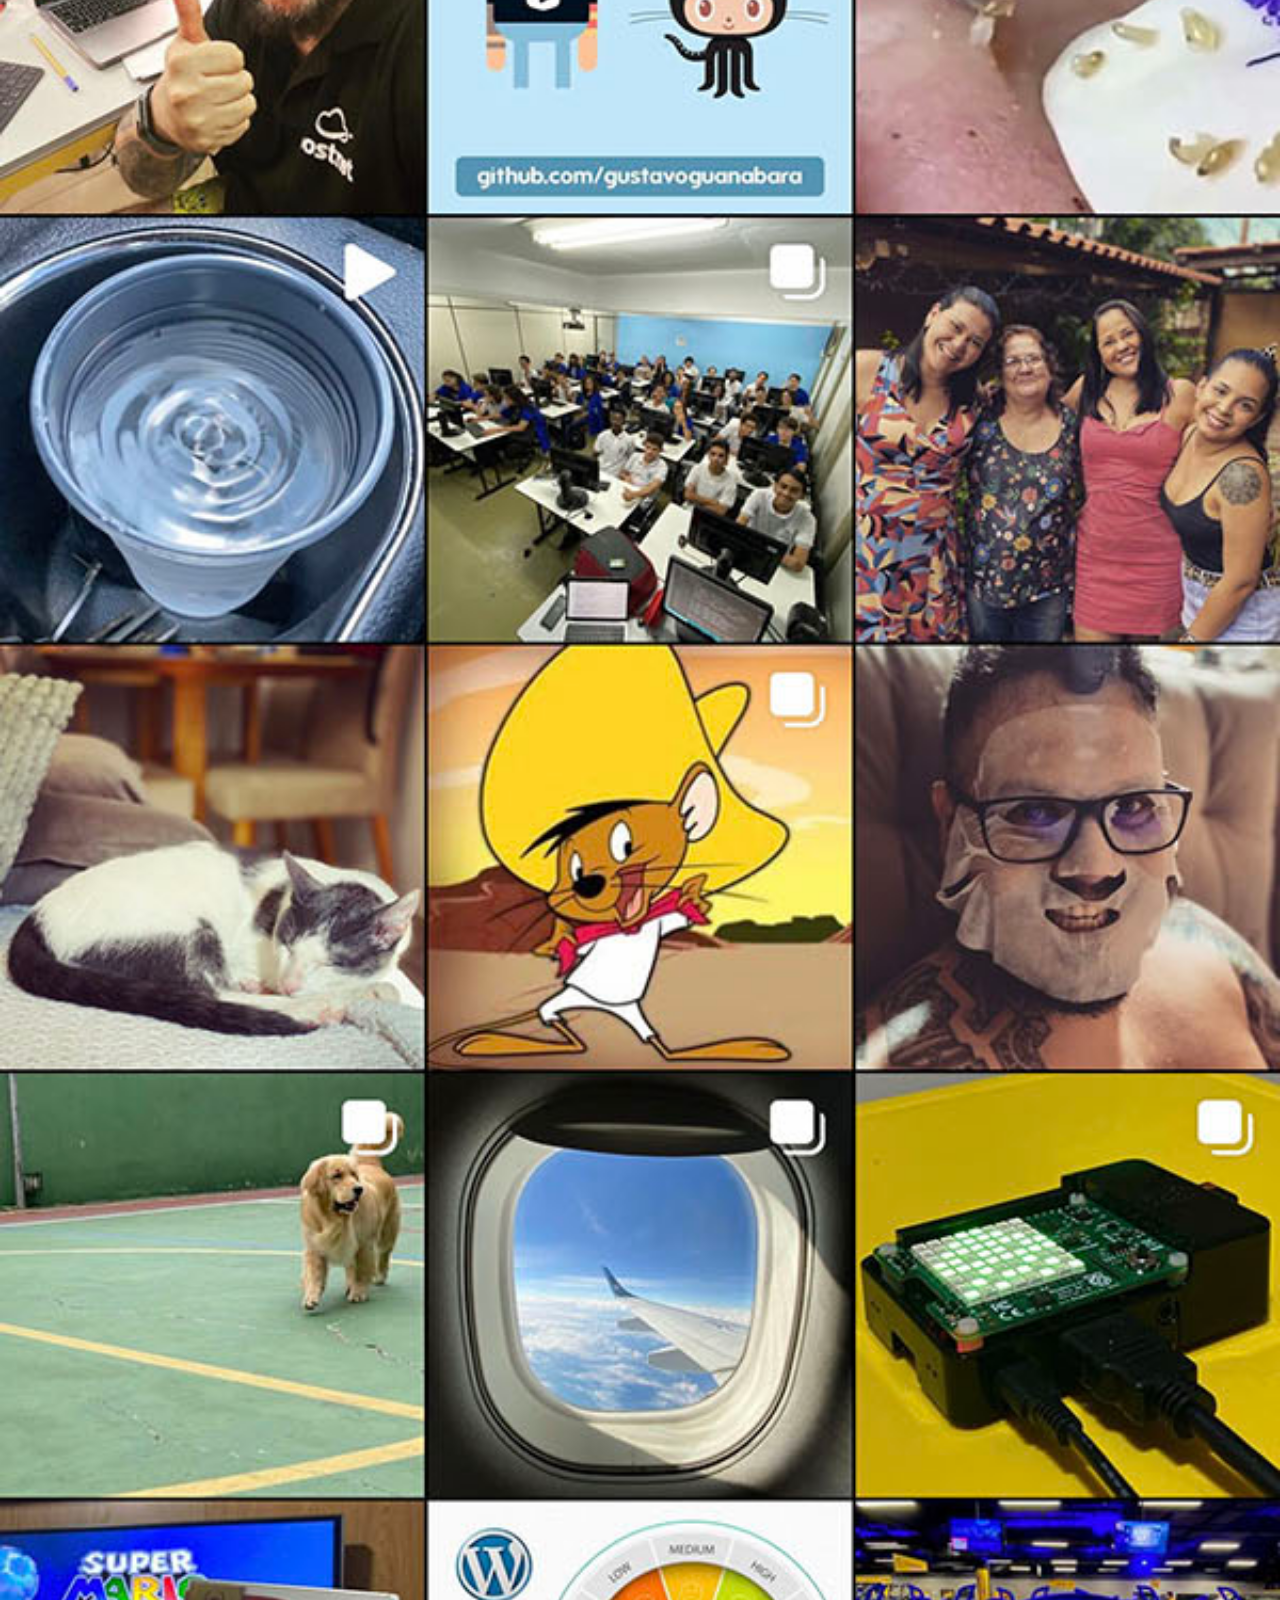
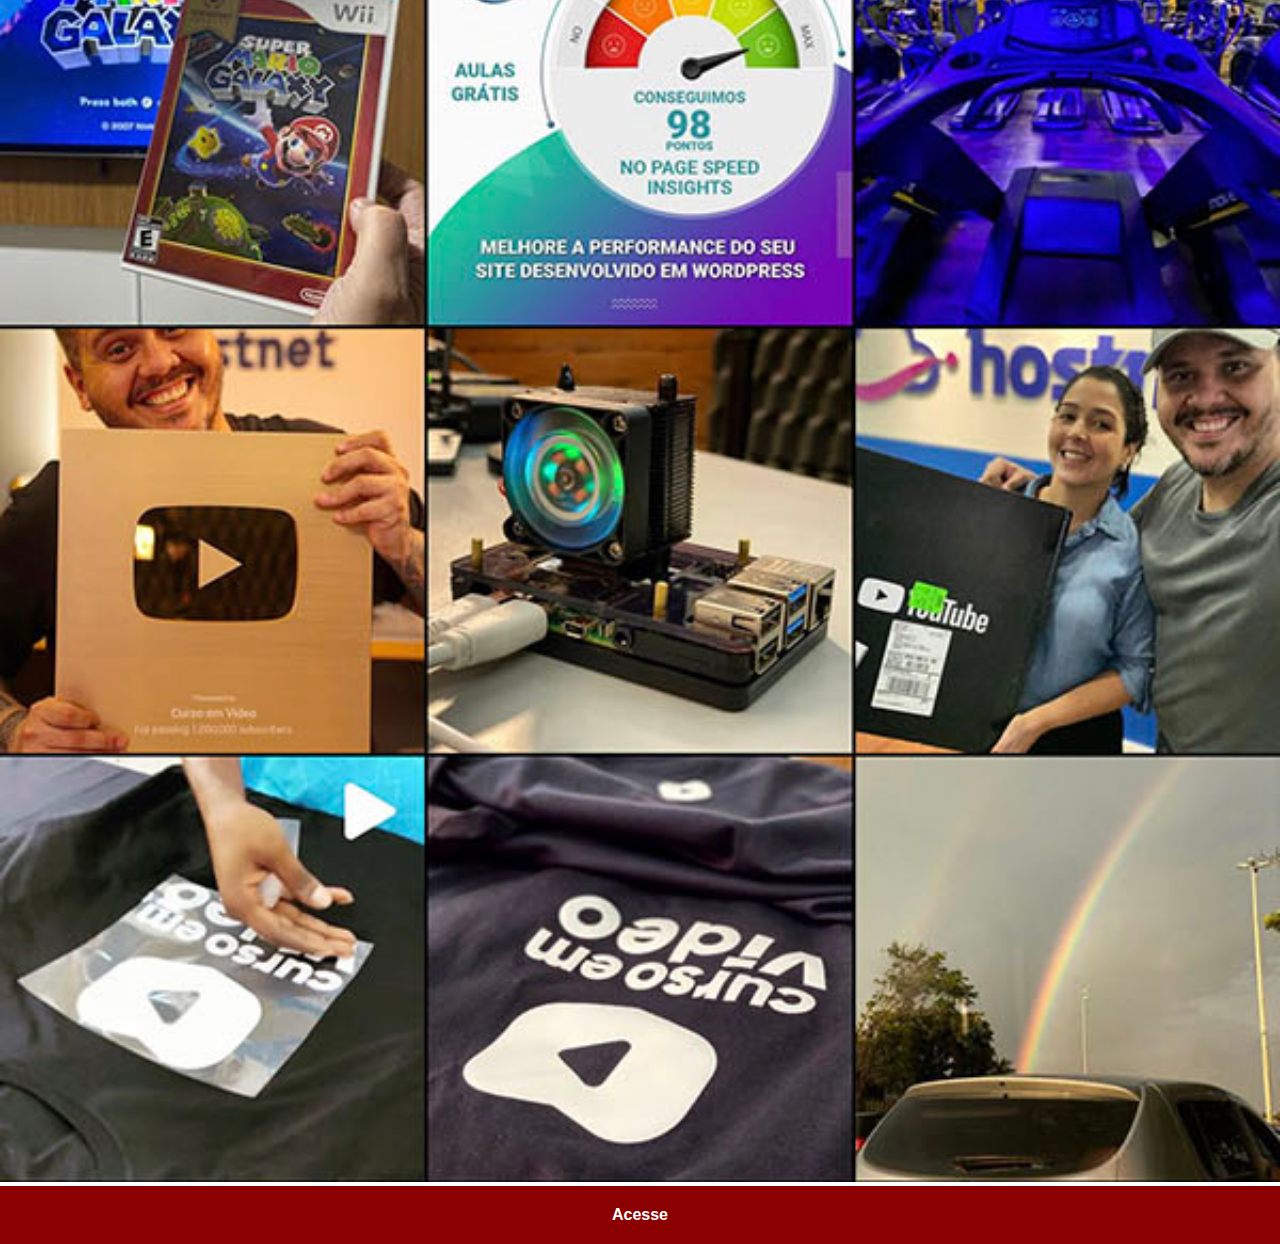
<file: instagram.html>
<!DOCTYPE html>
<html lang="pt-br">
<head>
    <meta charset="UTF-8">
    <meta name="viewport" content="width=device-width, initial-scale=1.0">
    <title>Instagram</title>
    <link rel="stylesheet" href="estilos/social.css">
</head>
<body>
    <img src="imagens/tela-instagram.jpg" alt="Instagram">
    <a href="https://www.instagram.com/alessandrokak/" target="_blank">Acesse</a>
</body>
</html>
</file>
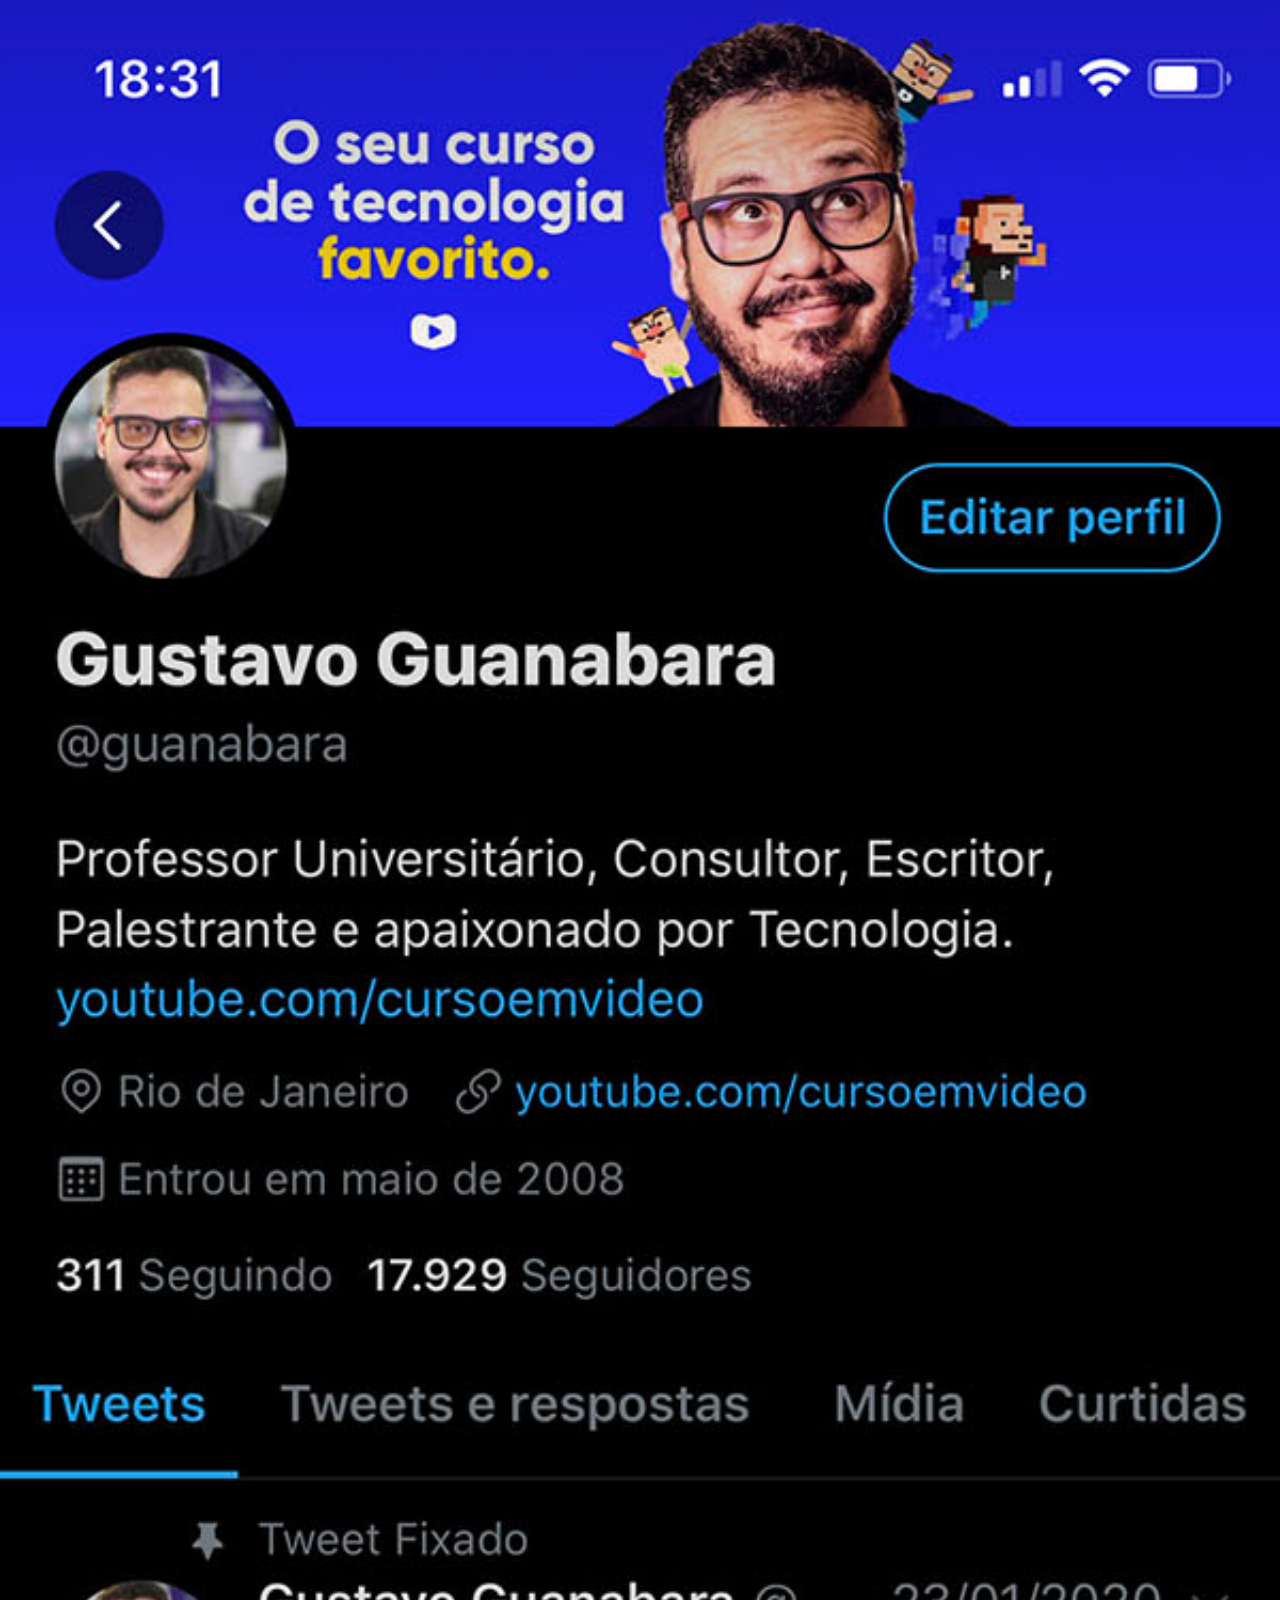
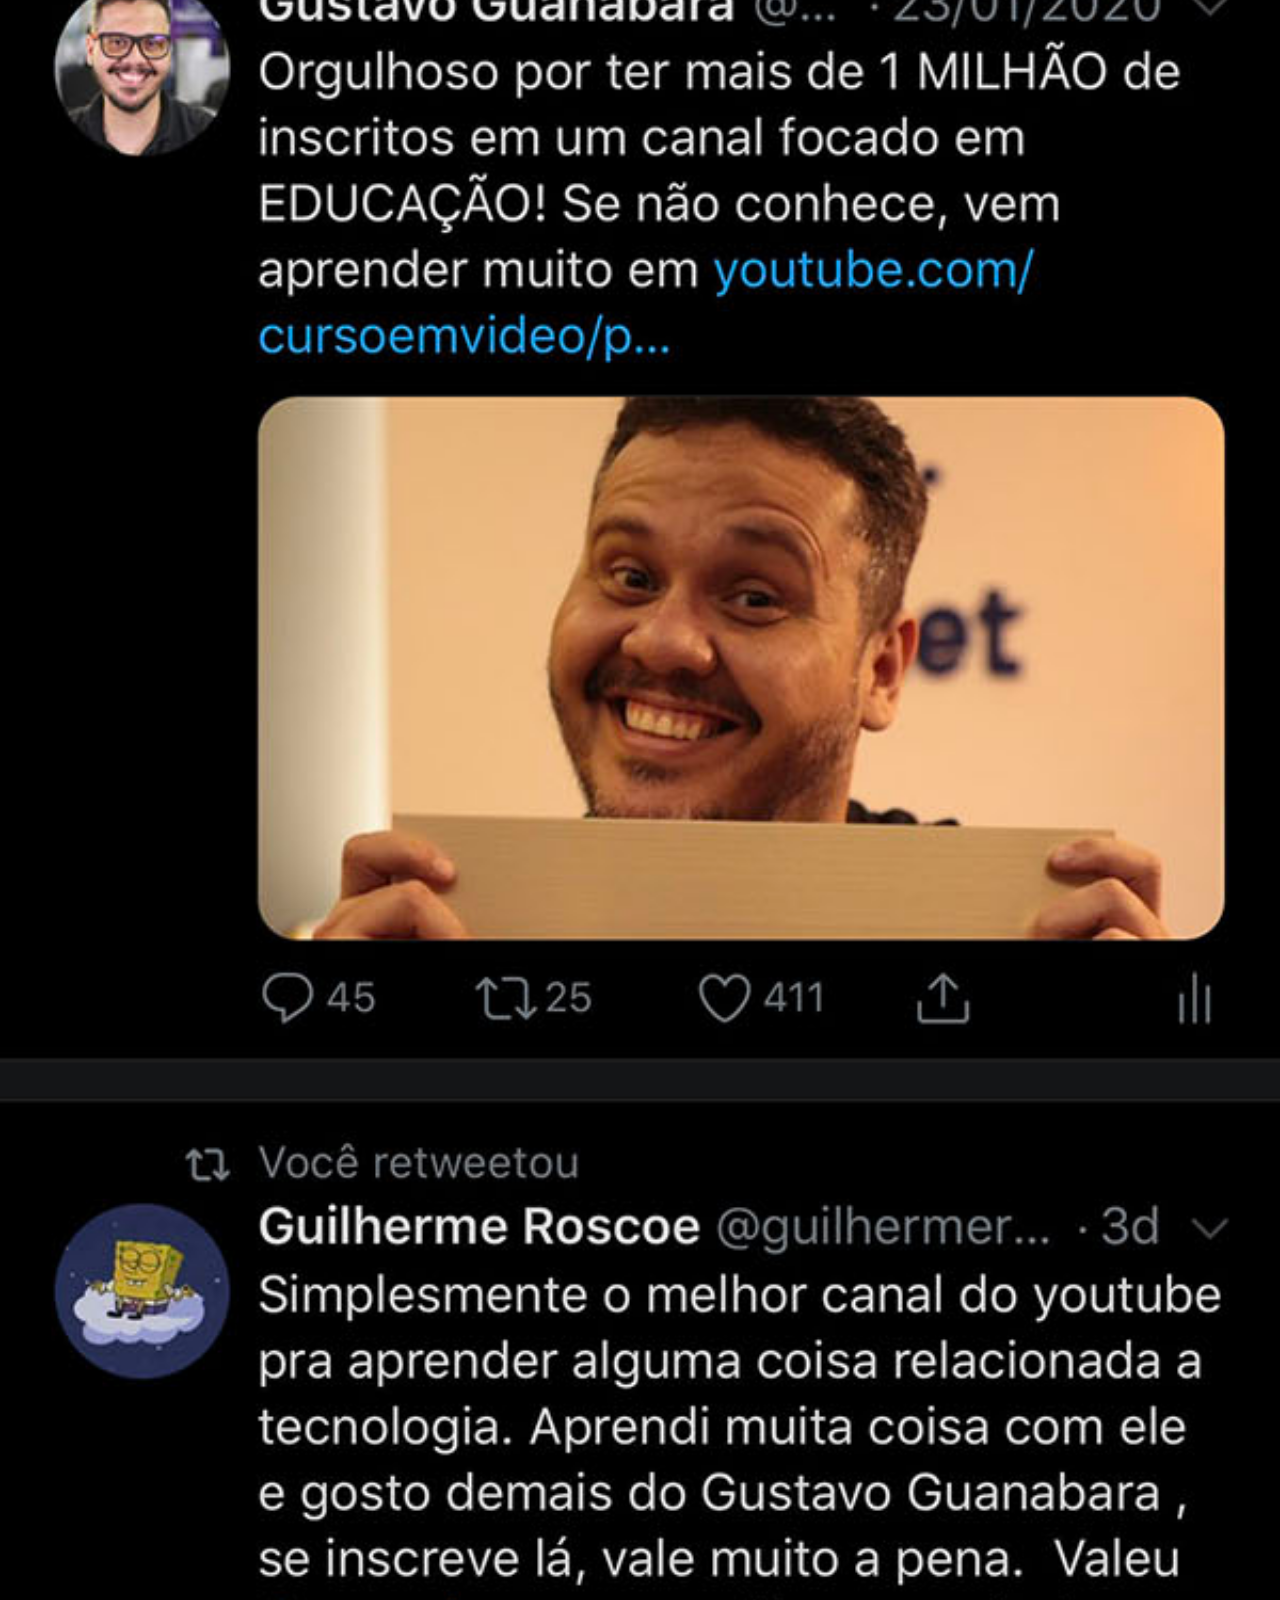
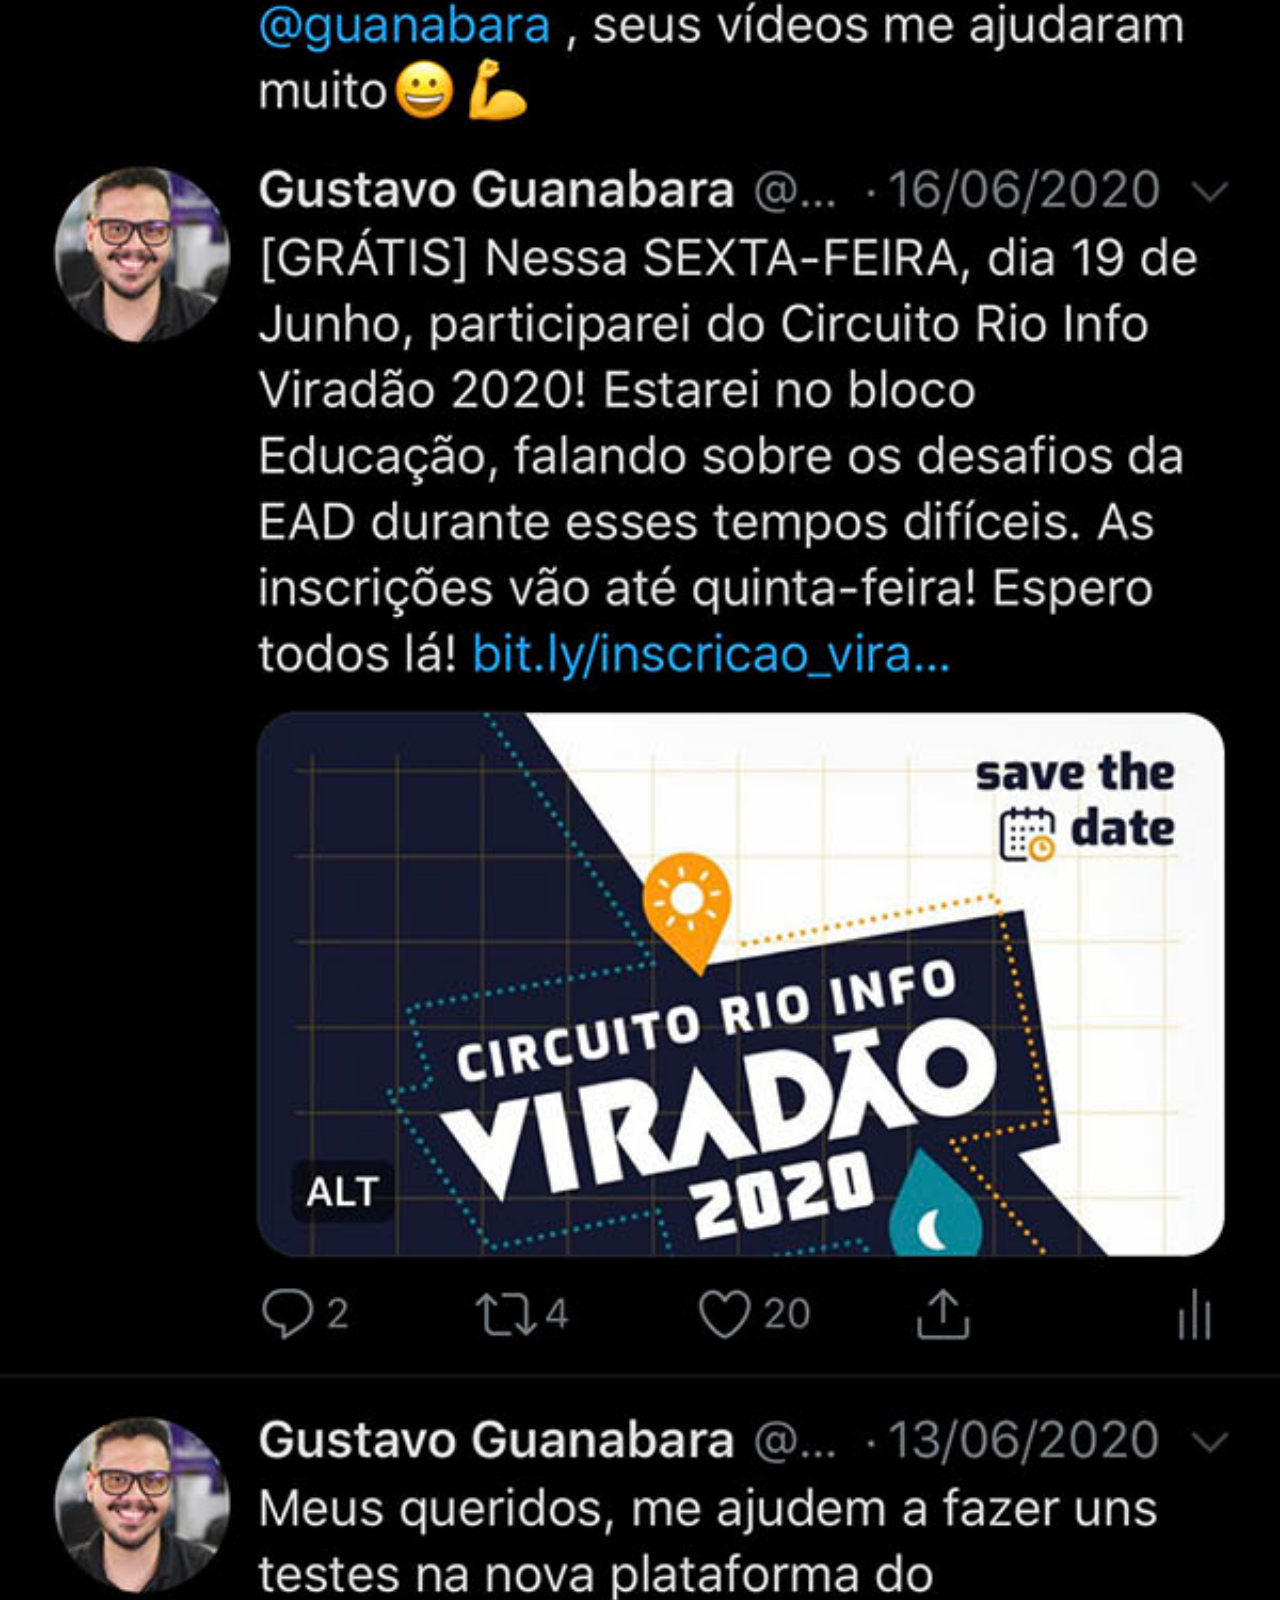
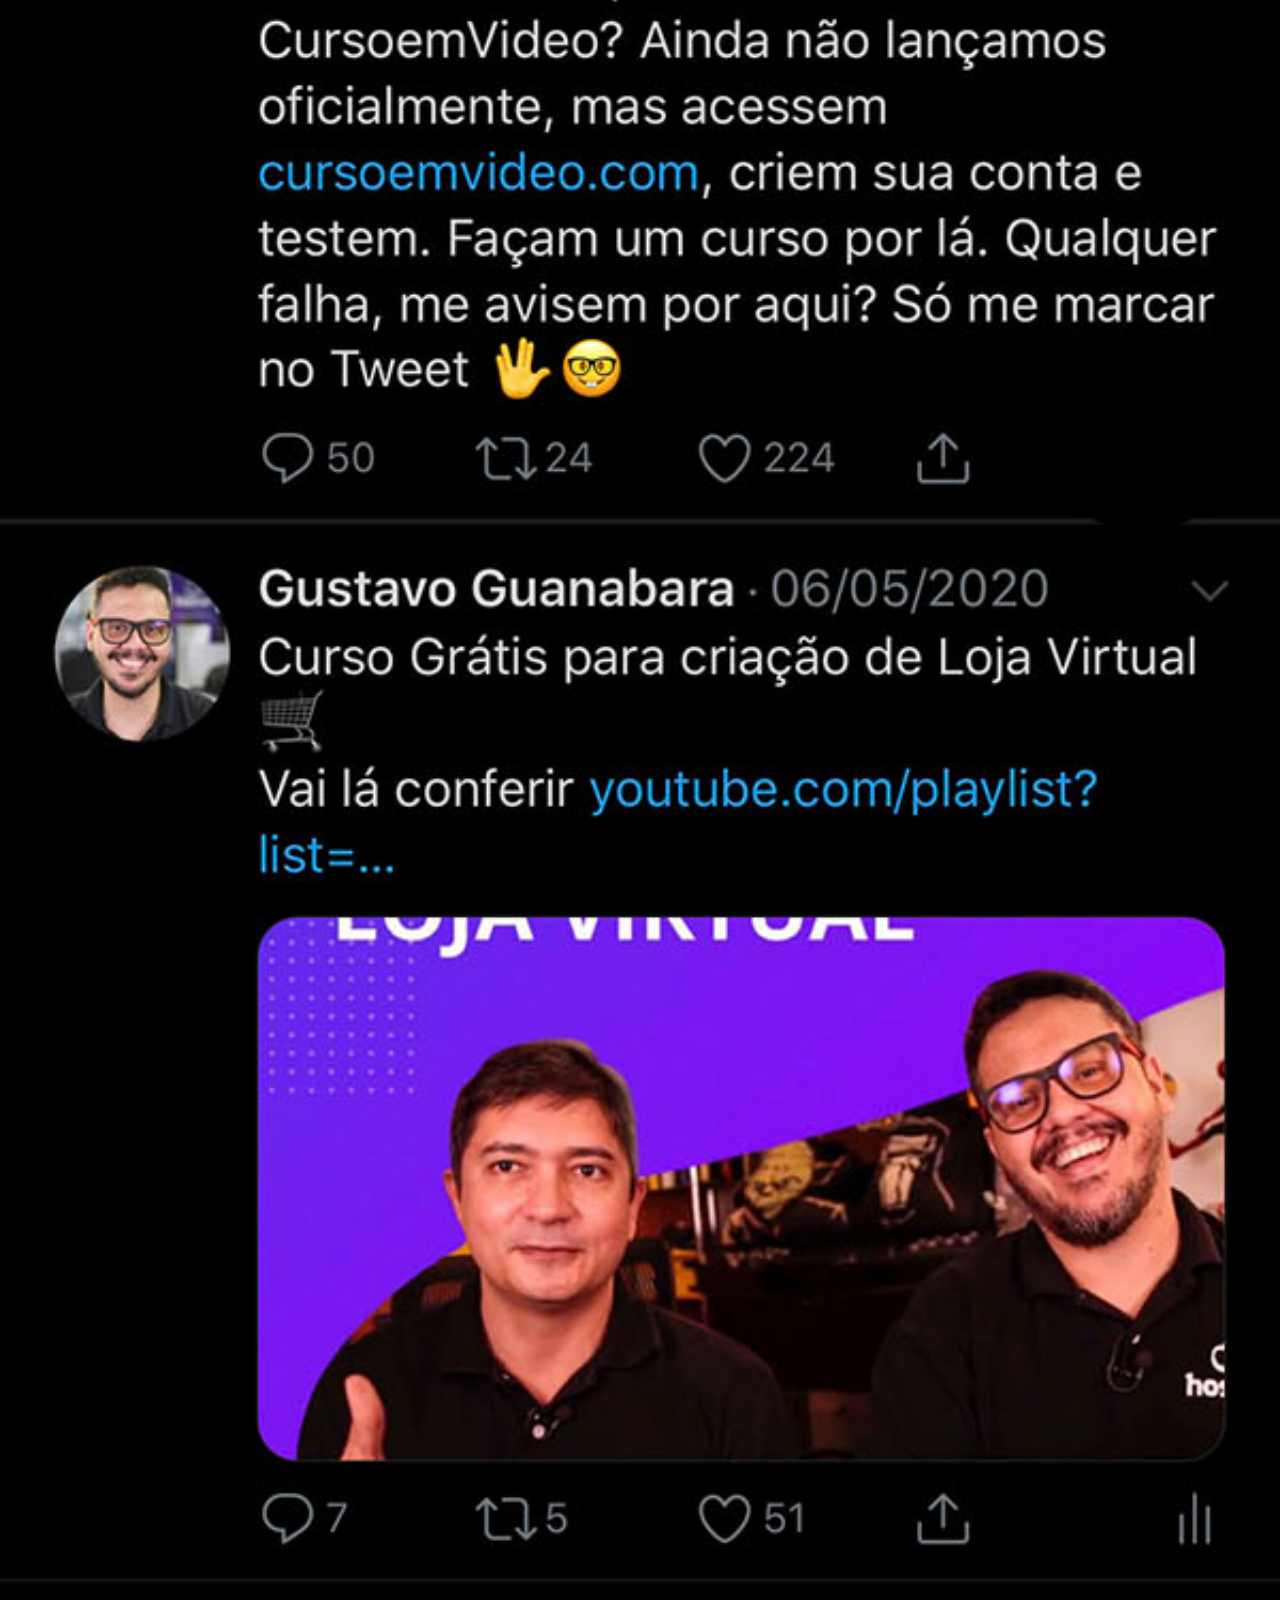
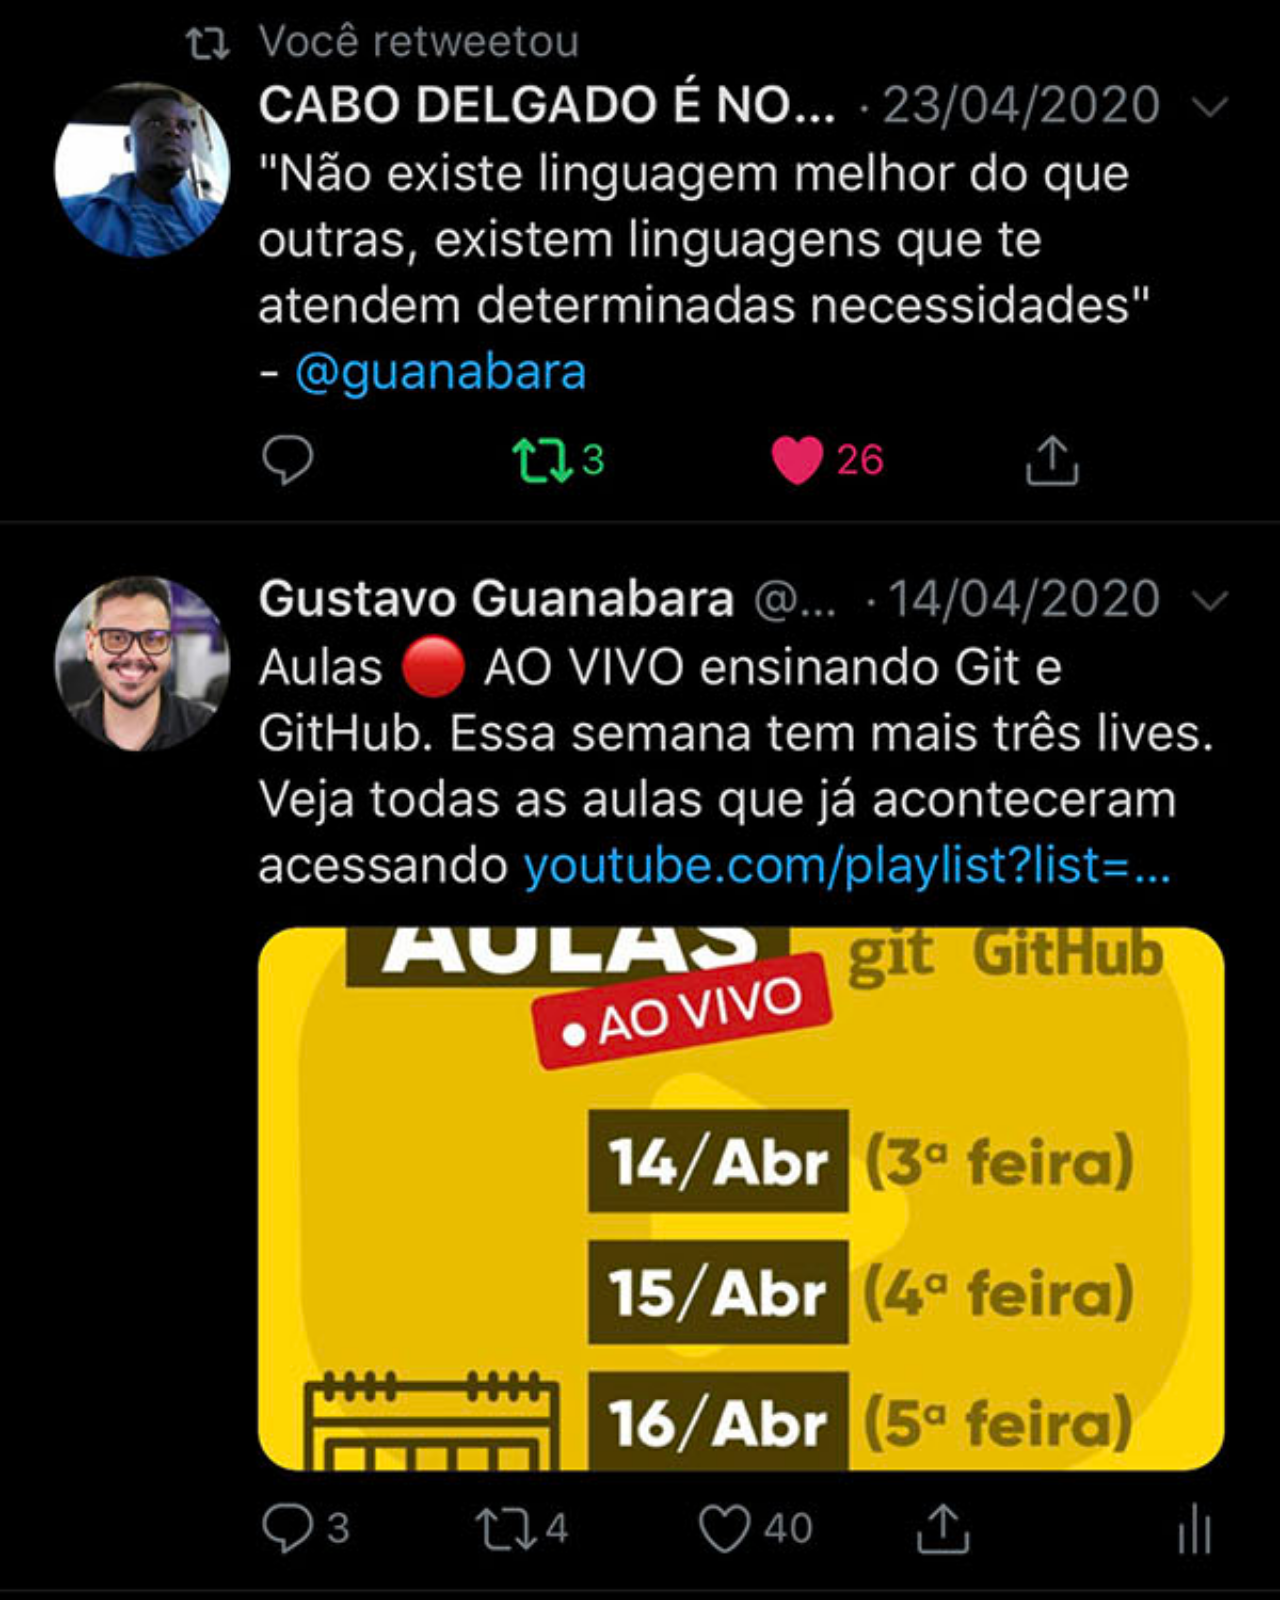
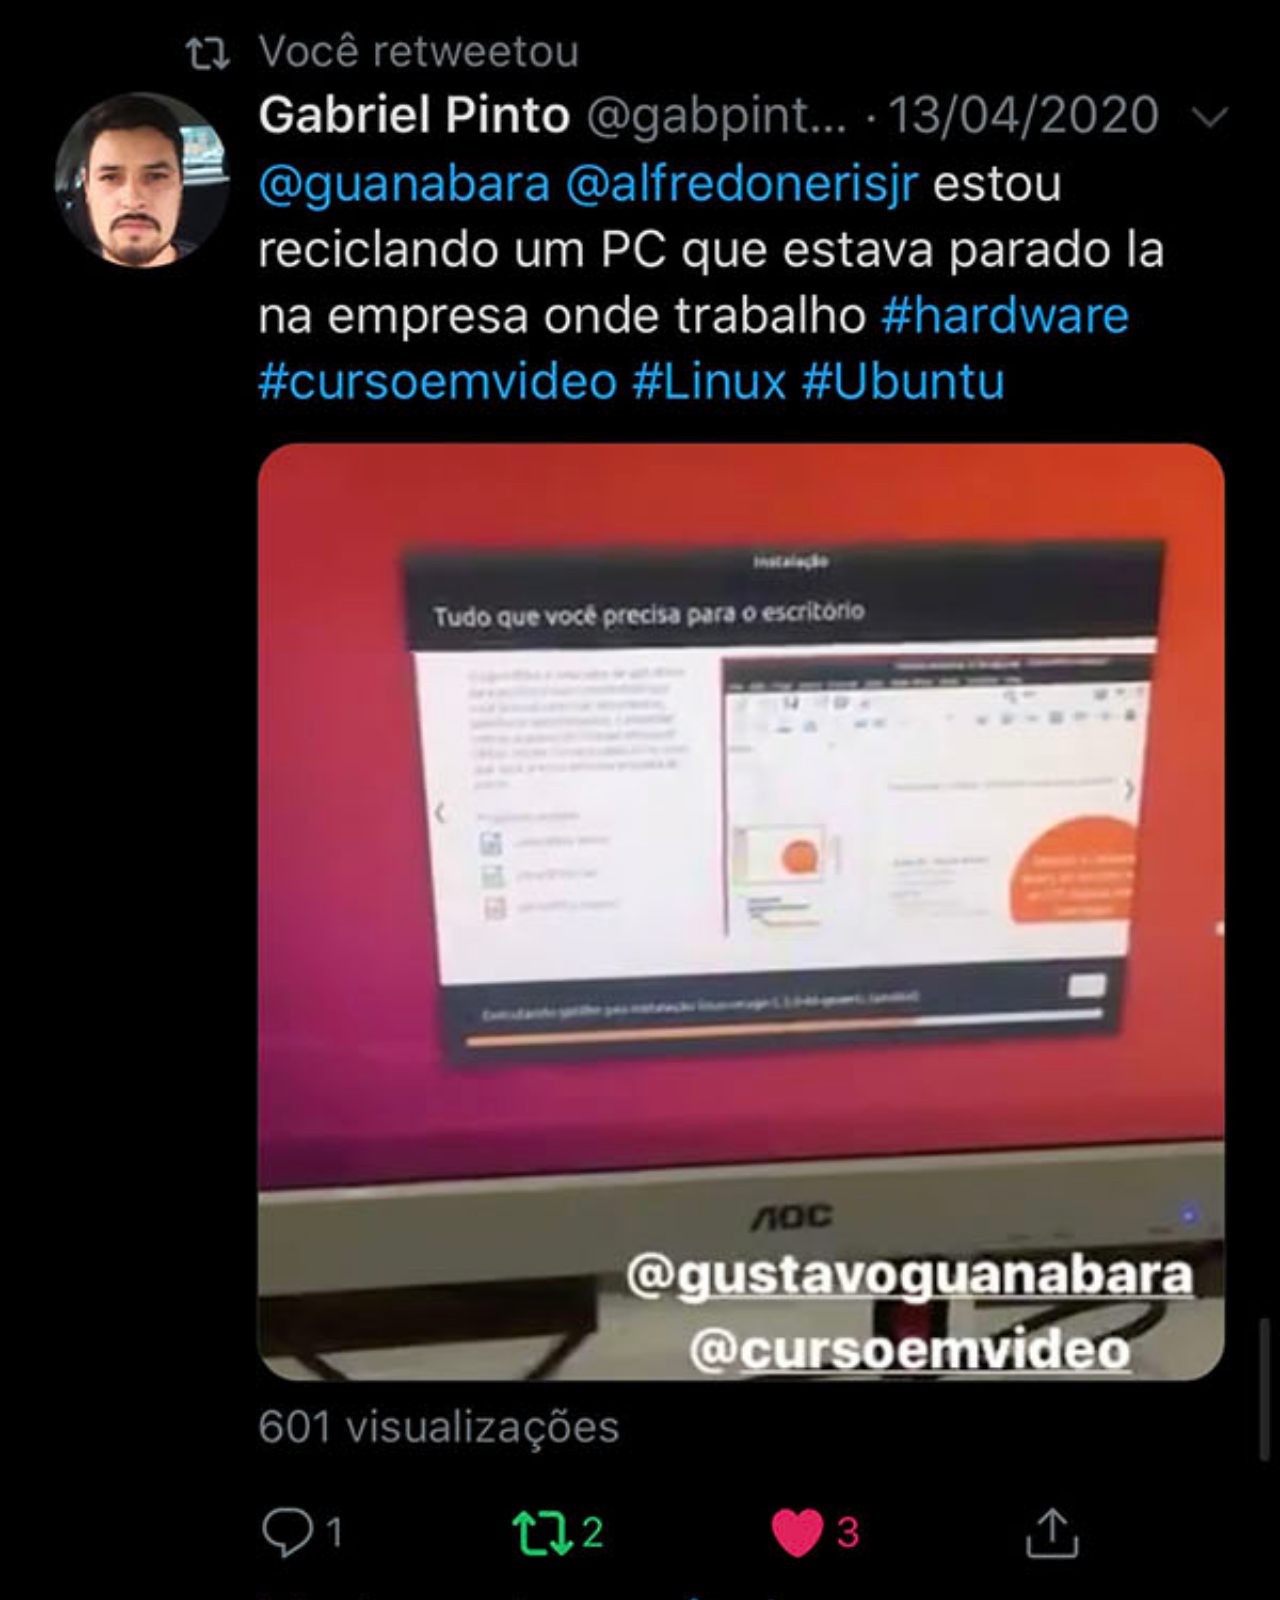
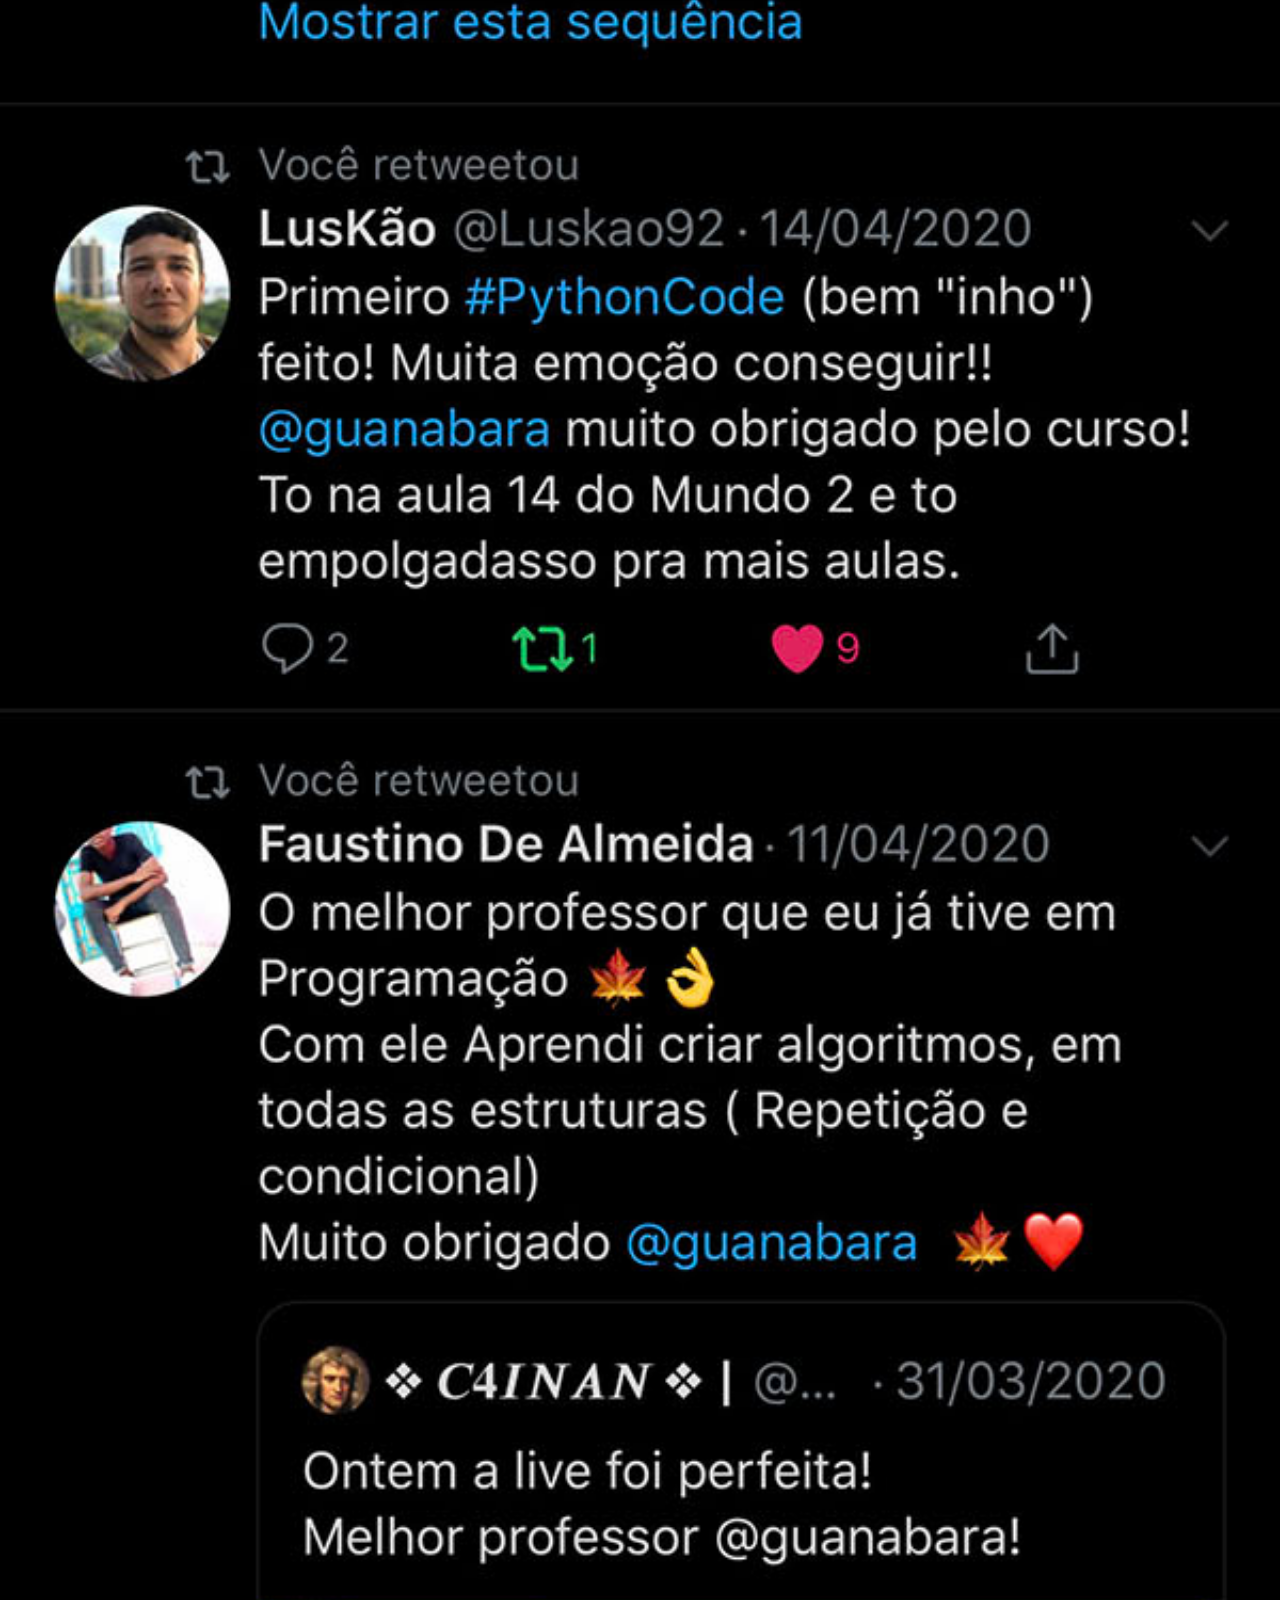
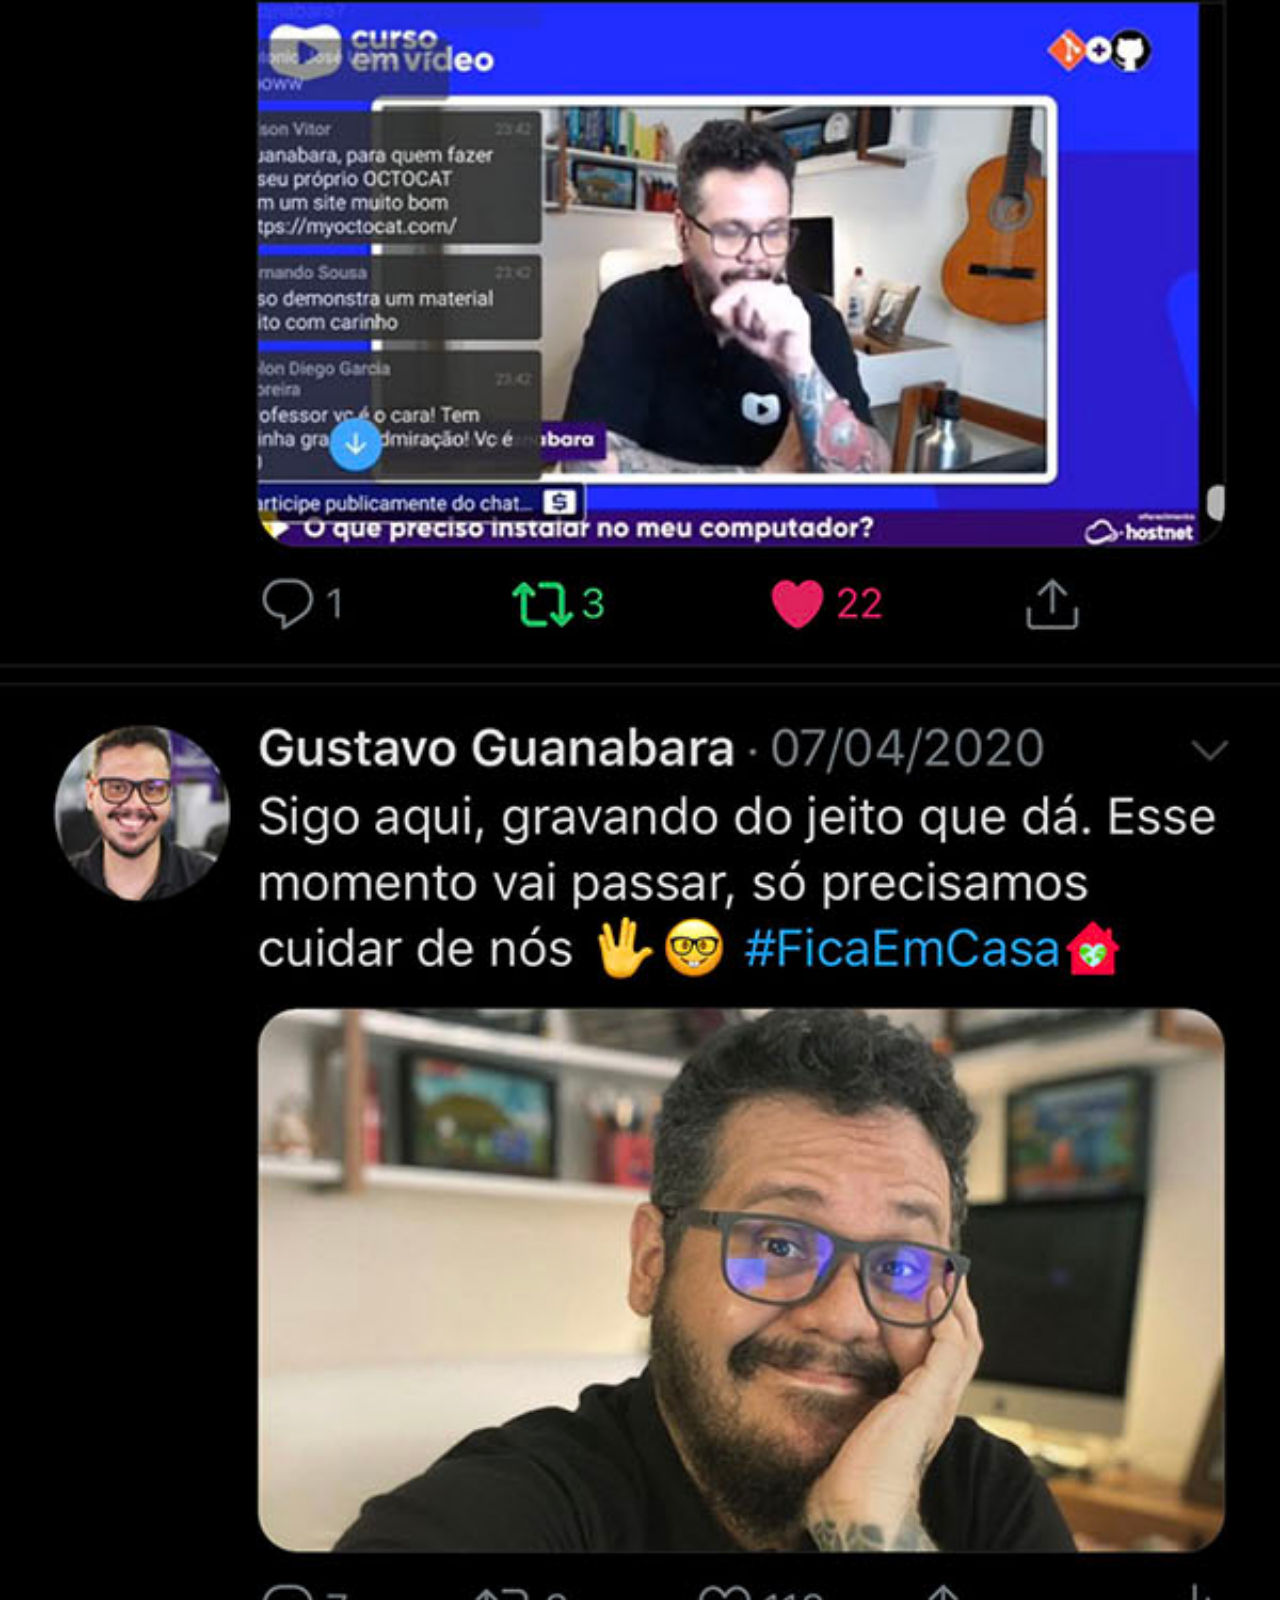
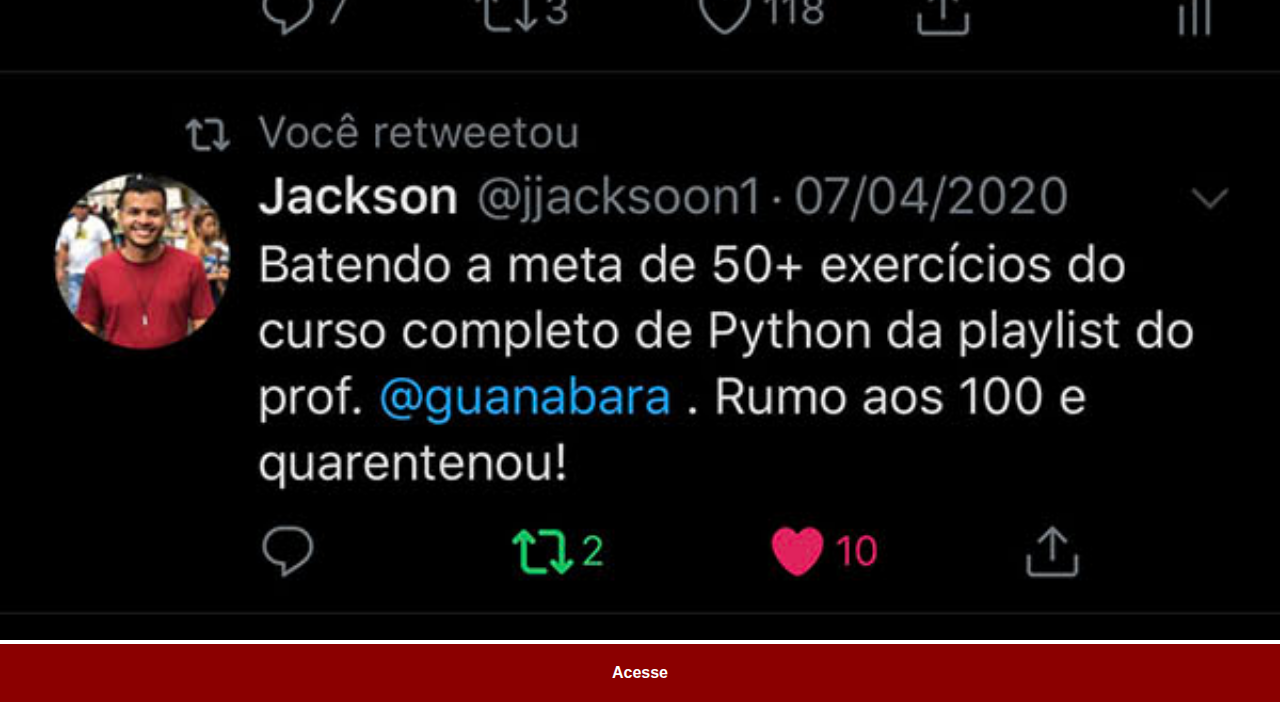
<file: twitter.html>
<!DOCTYPE html>
<html lang="pt-br">
<head>
    <meta charset="UTF-8">
    <meta name="viewport" content="width=device-width, initial-scale=1.0">
    <title>Twitter</title>
    <link rel="stylesheet" href="estilos/social.css">
</head>
<body>
    <img src="imagens/tela-twitter.jpg" alt="Twitter">
    <a href="https://www.twitter.com" target="_blank">Acesse</a>
</body>
</html>
</file>
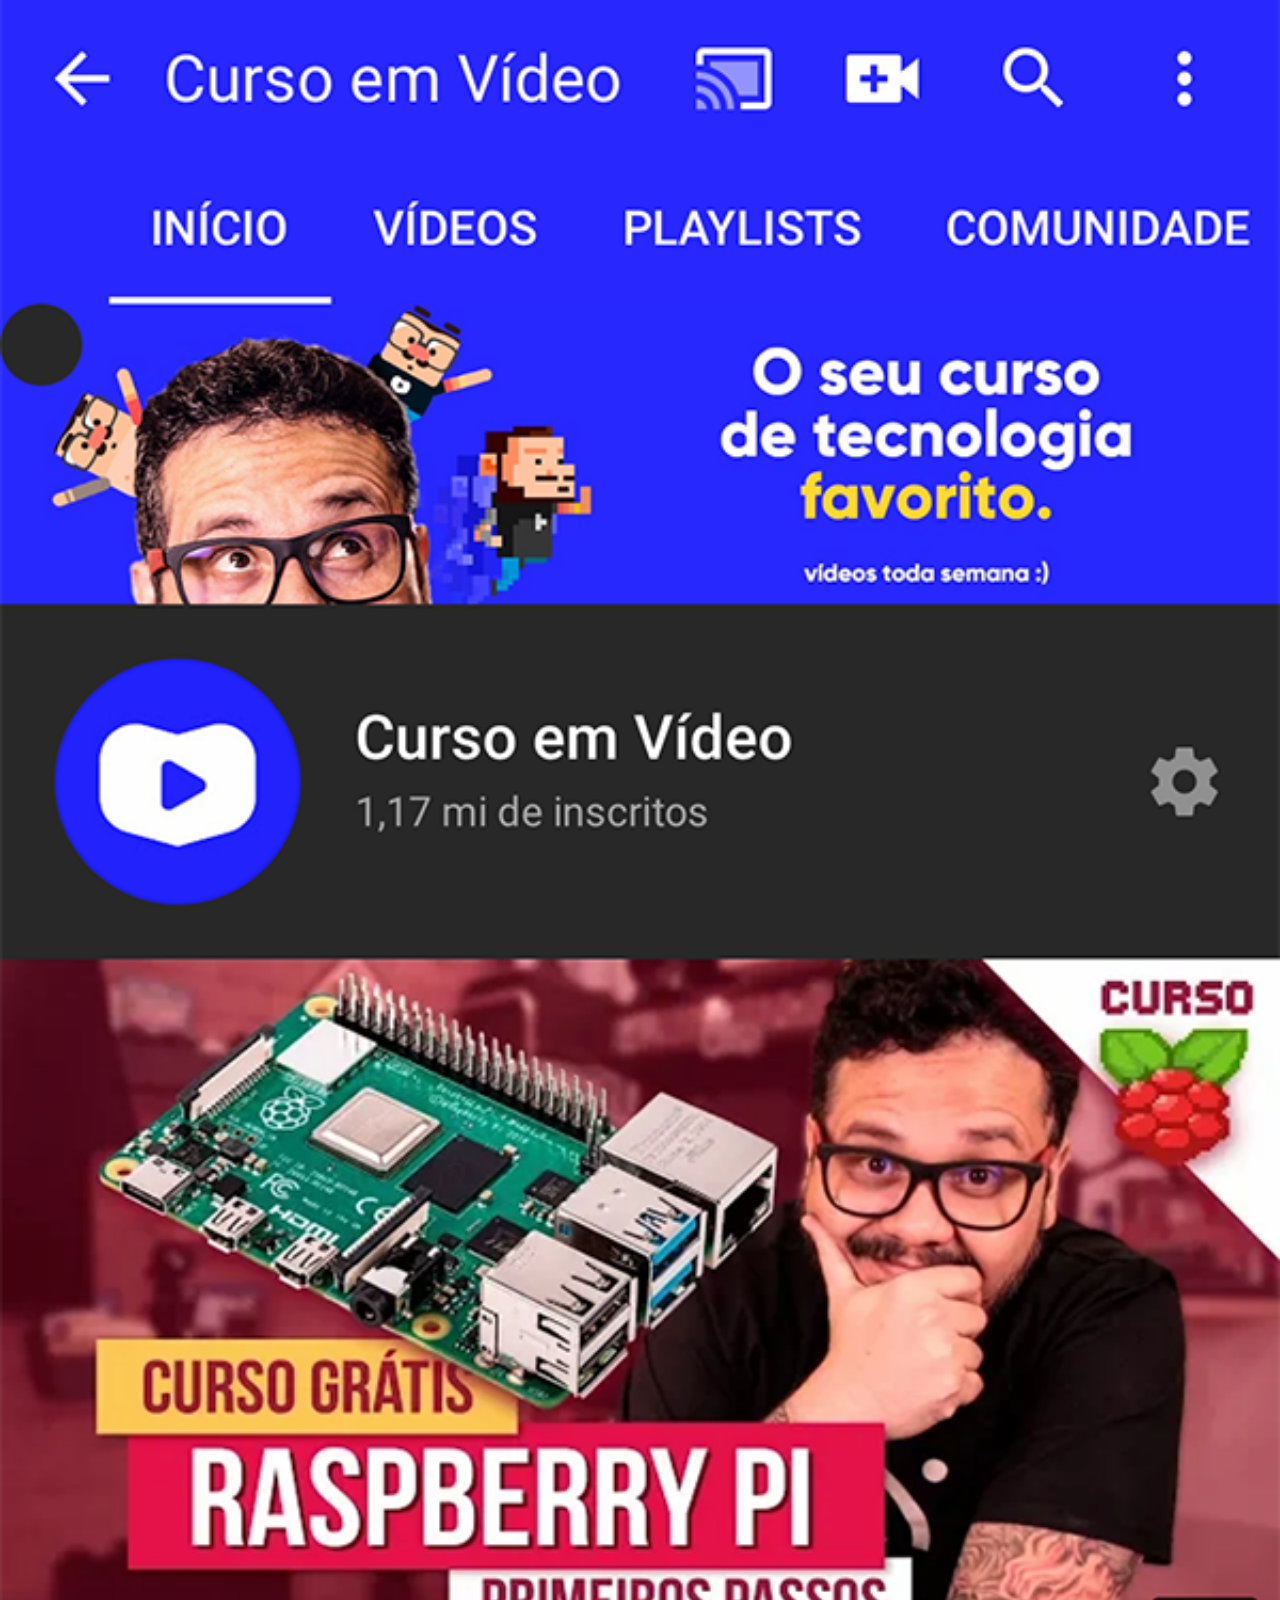
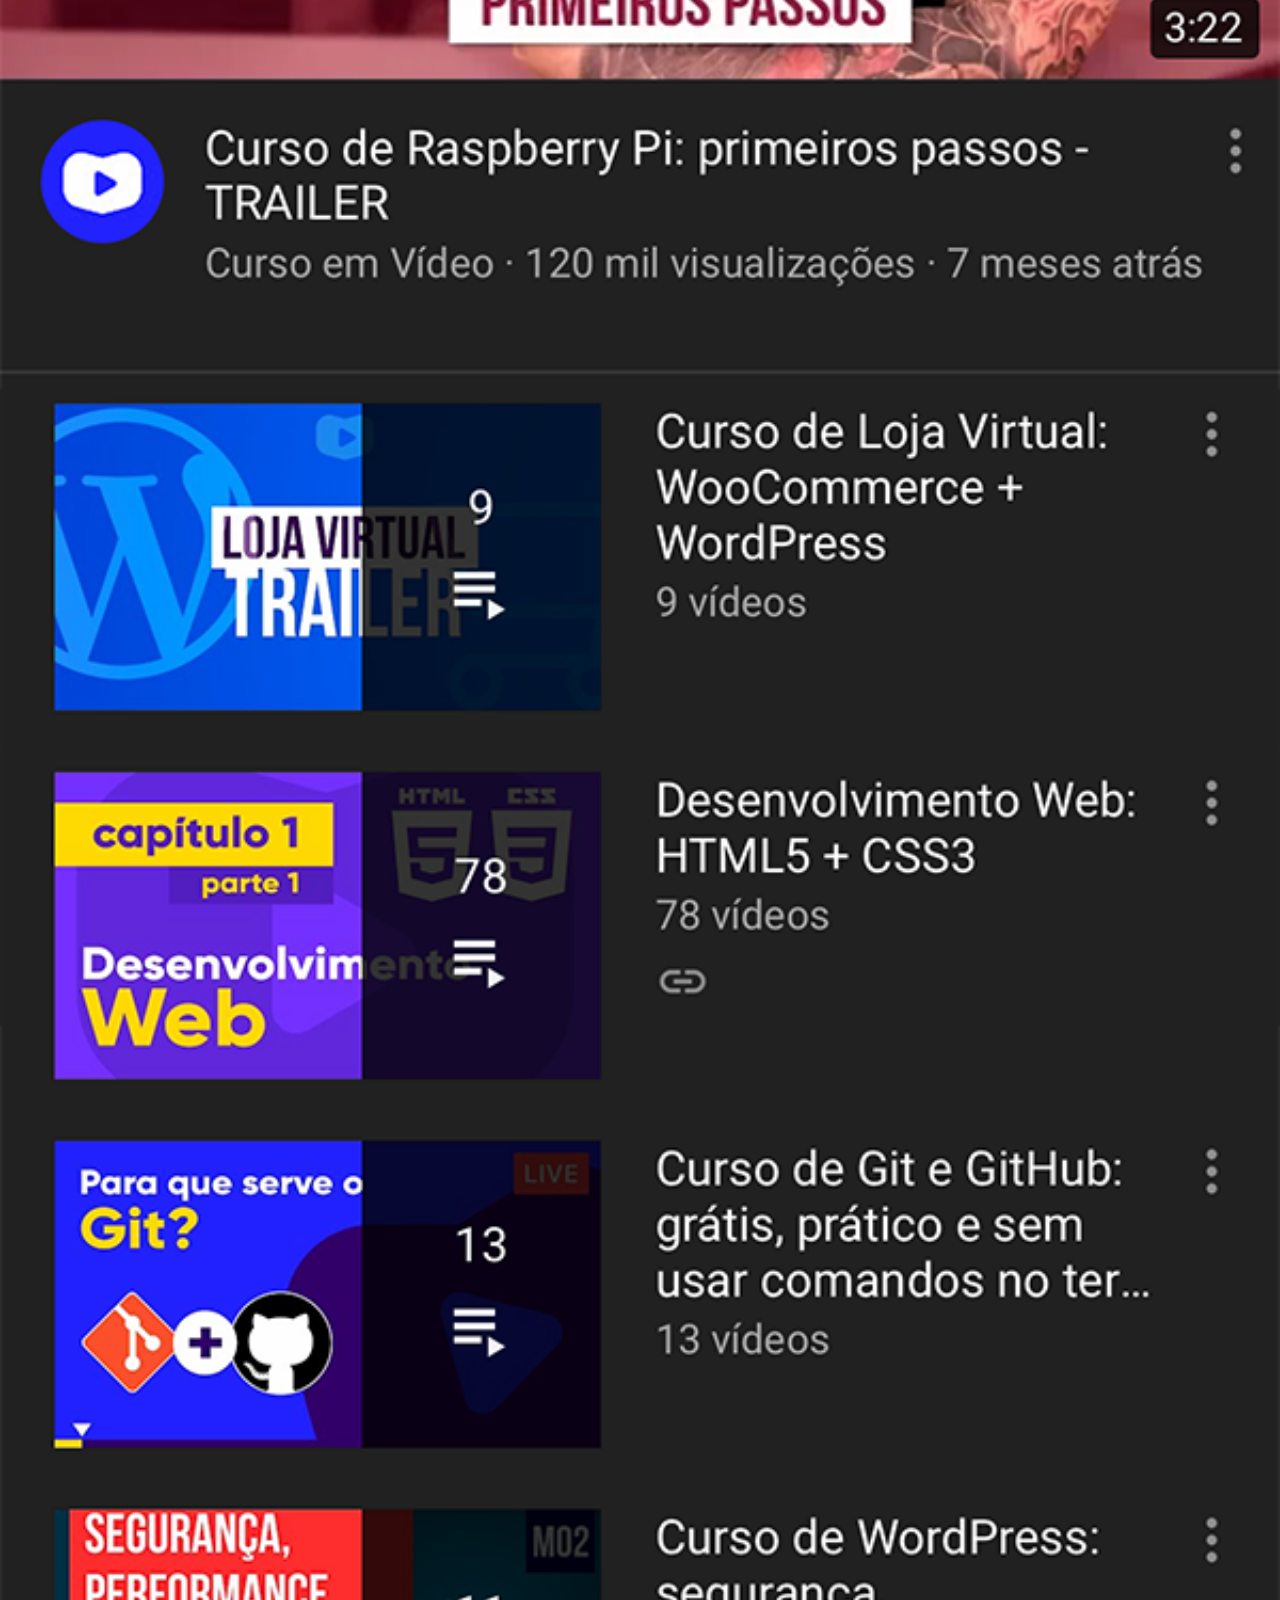
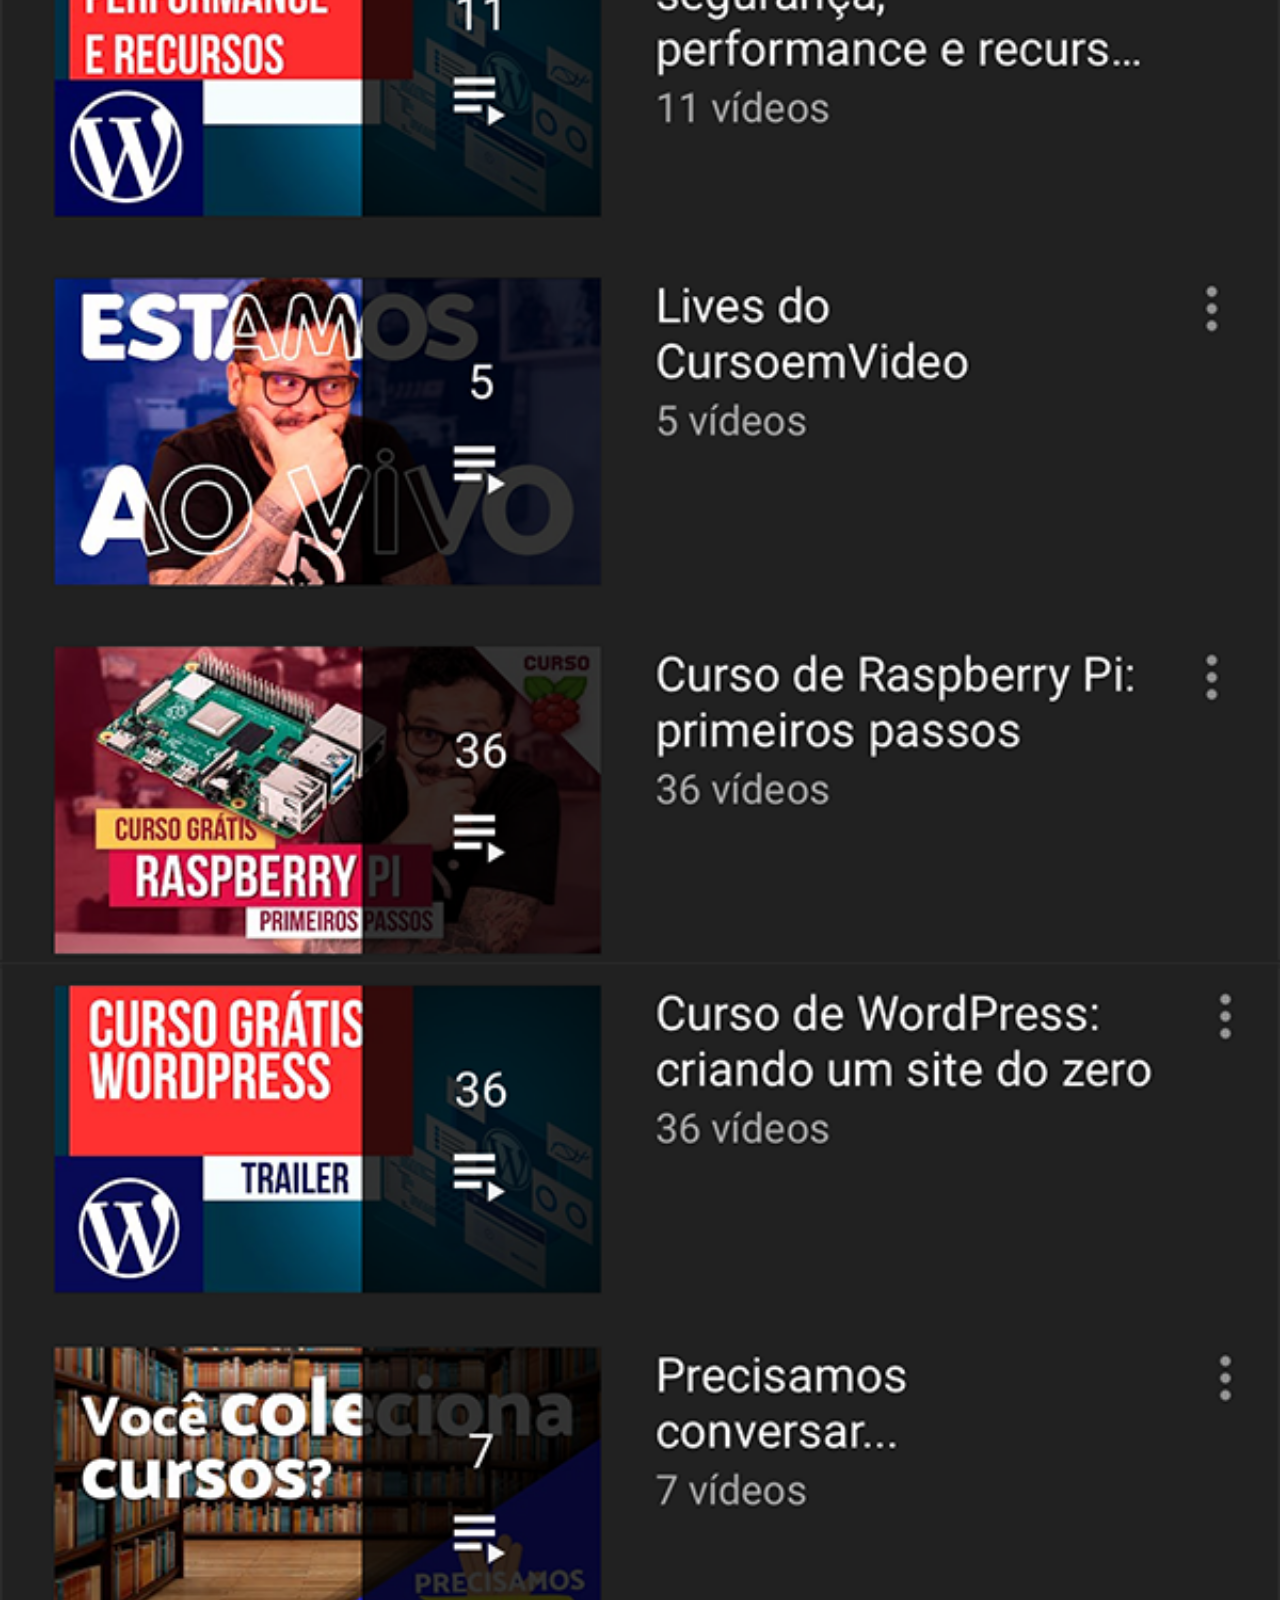
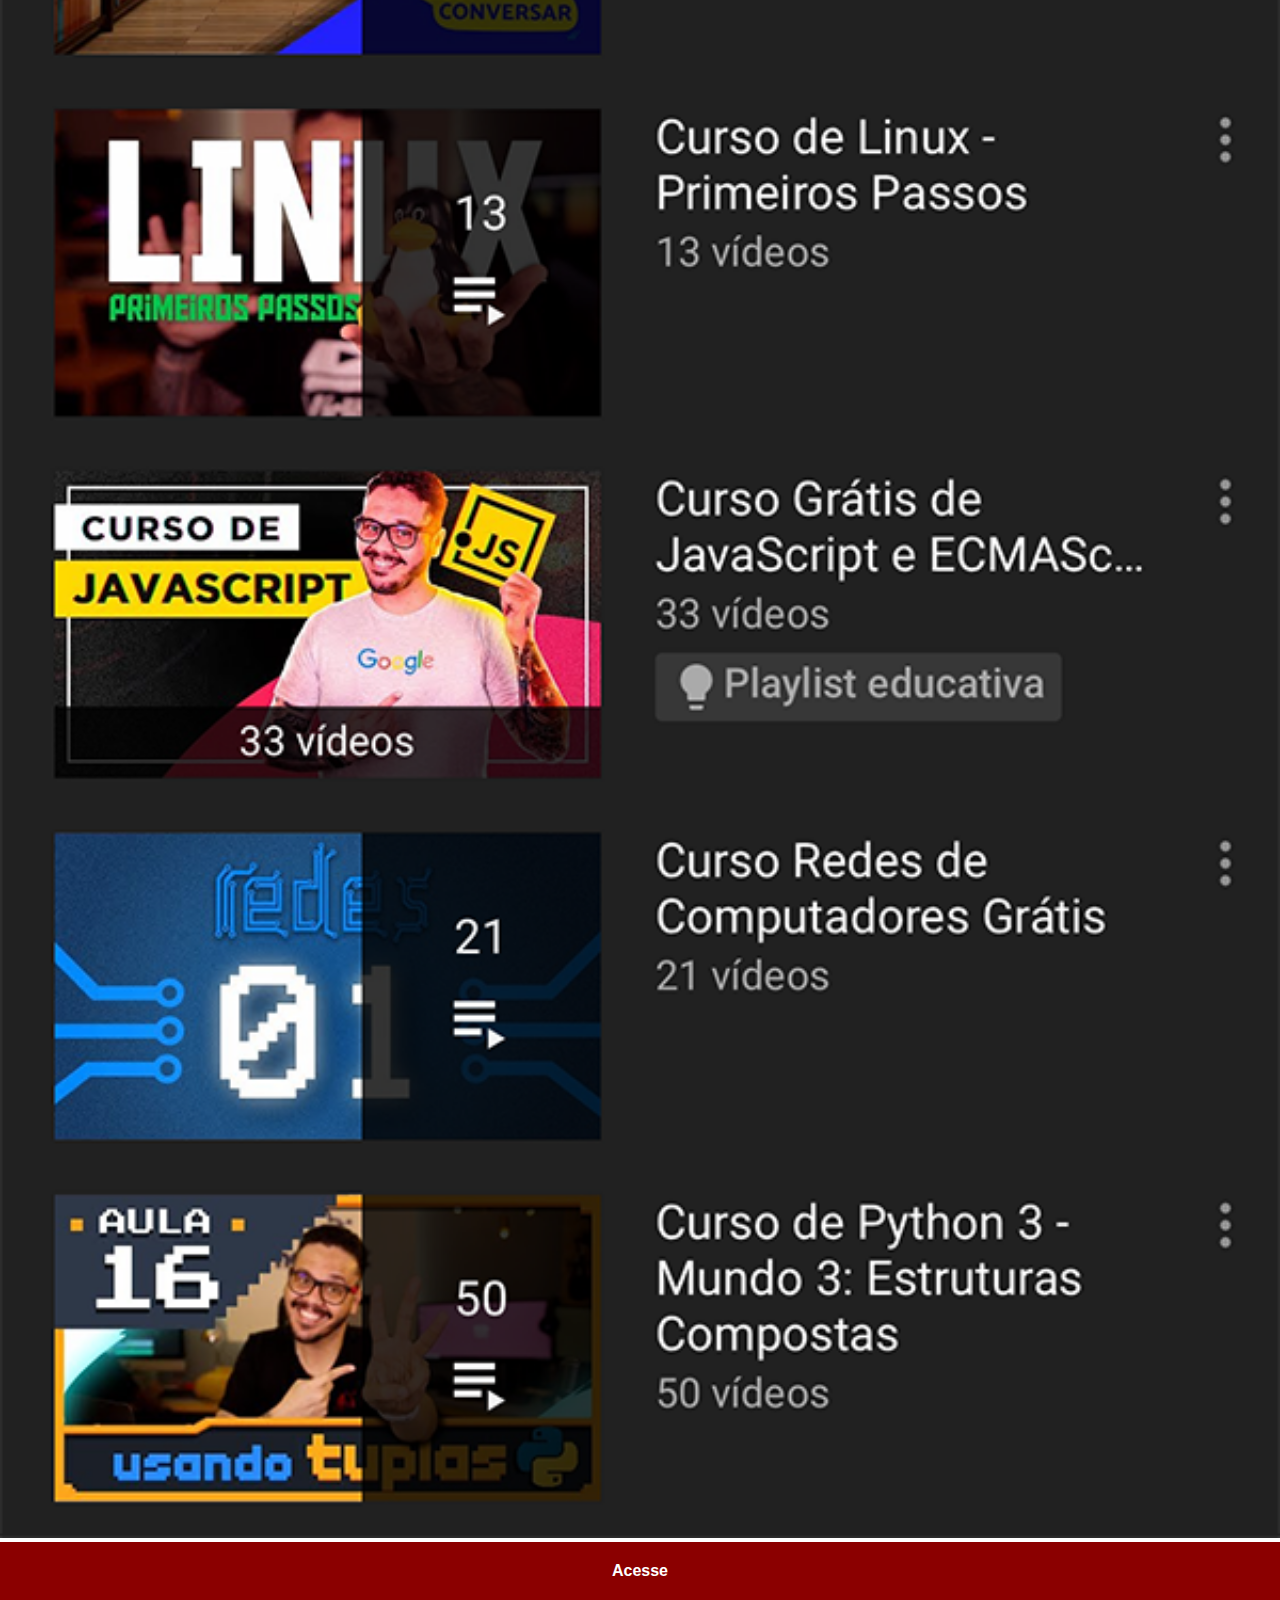
<file: youtube.html>
<!DOCTYPE html>
<html lang="pt-br">
<head>
    <meta charset="UTF-8">
    <meta name="viewport" content="width=device-width, initial-scale=1.0">
    <title>YouTube</title>
    <link rel="stylesheet" href="estilos/social.css">

</head>
<body>
    <img src="imagens/tela-youtube.png" alt="YouTube">
    <a href="https://www.youtube.com/@CursoemVideo" target="_blank">Acesse</a>
</body>
</html>
</file>
<file: estilos/style.css>
@charset "UTF-8";

*{
  margin: 0px;
  padding: 0px;
  font-family: Arial, Helvetica, sans-serif;  
}

html, body {
    height: 100vh;
    width: 100vw;
    background-color: black;
}

main {
    position: relative;
    height: 100vh;
}

body {
    background: url('../imagens/fundo-madeira.jpg') no-repeat top center;
    background-size: cover;
    background-attachment: fixed;
}
section#telefone {
    position: absolute;
    top: 50%;
    left: 50%;
    transform: translate(-50%, -50%);
    height: 627px;
    width: 311px;
    
    background: url(../imagens/frame-iphone.png) no-repeat;
}

iframe#tela {
    position: relative;
    top: 80px;
    left: 22px;
    width: 267px;
    height: 471px;
}

section#redes-sociais {
    /*alinha os icones a direita*/
    text-align: right;
}

section#redes-sociais img {
    width: 50px;
    margin: 10px;
    border-radius: 50%;
    box-shadow: 2px 2px 5px rgba(0, 0, 0, 0.400);
    box-sizing: border-box;
}

section#redes-sociais img:hover {
    border: 2px solid rgba(255, 255, 255, 0.507);
    transform: translate(-3px, -3px);
    box-shadow: 5px 5px 10px rgba(0, 0, 0, 0.651);
    transition: transform 0.5s, border 1s;
}
</file>
<file: estilos/social.css>
@charset "UTF-8";

*{
    margin: 0px;
    padding: 0px;
    font-family: Arial, Helvetica, sans-serif;
}

::-webkit-scrollbar {
    width: 0px;
    height: 0px;
}

img {
    width: 100vw;
}
a {
    /*display block, deixe acesse abaixo da figura*/
    display: block;
    background-color: darkred;
    color: white;
    padding: 20px;
    text-align: center;
    font-weight: bolder;
    text-decoration: none;
}
a:hover {
    background-color: red;
}
</file>
